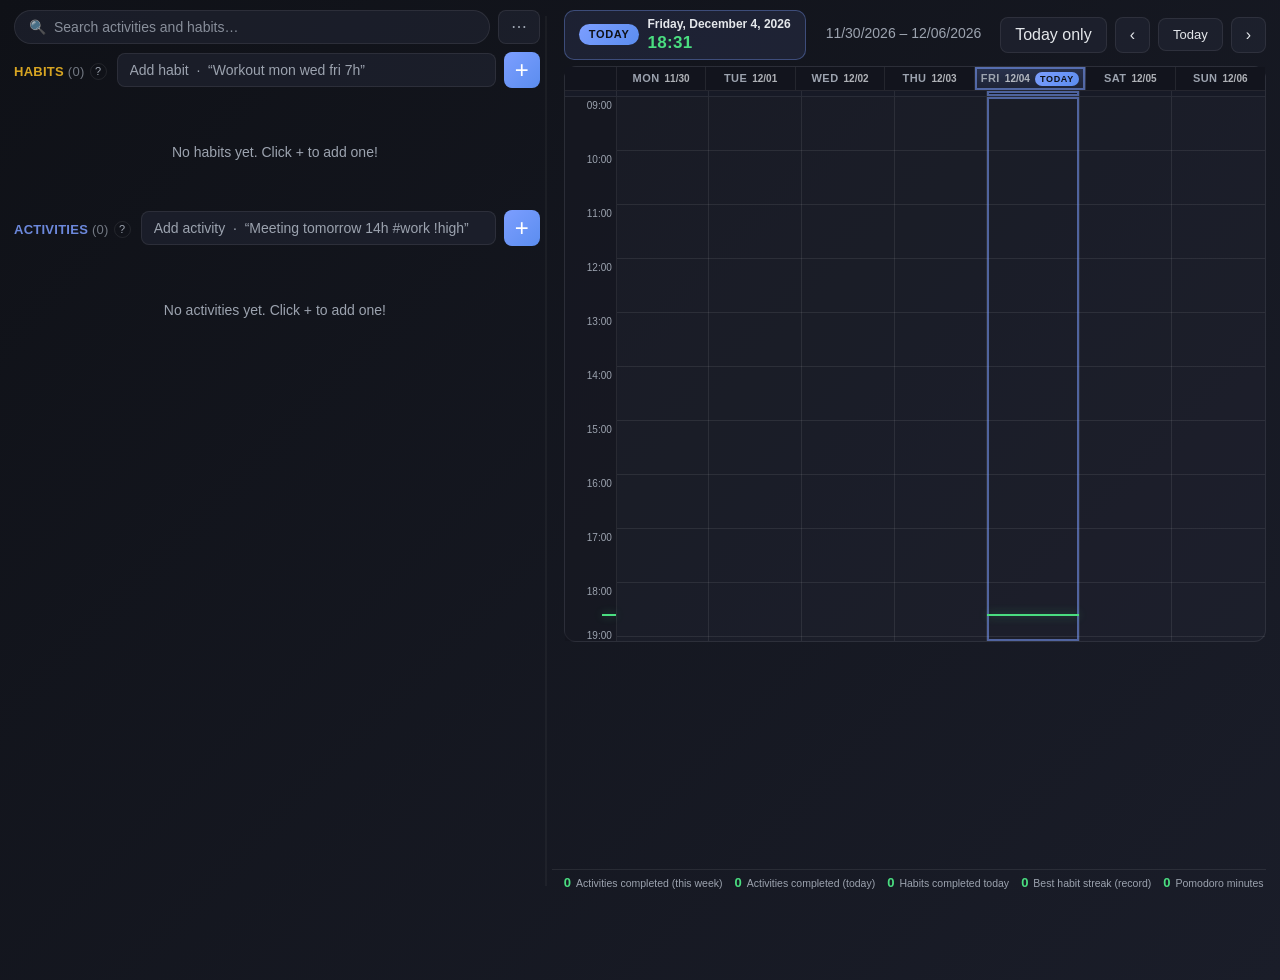
<file: index.html>
<!DOCTYPE html>
<!-- redeploy: 2026-07-04 -->
<html lang="pt-BR">
<head>
    <meta charset="UTF-8">
    <meta name="viewport" content="width=device-width, initial-scale=1.0">
    <title>Habitus | Rotina e Atividades</title>
    <link rel="icon" type="image/svg+xml" href="favicon.svg">
    <link rel="stylesheet" href="styles.css">
</head>
<body>
    <input type="file" id="import-file" accept=".json" style="display: none;">

    <div class="container">
        <div class="app-bar" id="app-bar">
            <div class="header-search" role="search">
                <label class="header-search-inner" for="global-search-input">
                    <span class="header-search-icon" aria-hidden="true">🔍</span>
                    <input
                        type="search"
                        id="global-search-input"
                        class="header-search-input"
                        data-i18n-placeholder="globalSearchPlaceholder"
                        data-i18n-aria-label="globalSearchAriaLabel"
                        autocomplete="off"
                        spellcheck="false"
                    />
                </label>
            </div>
            <div class="header-menu" id="header-menu">
                <button type="button" class="header-menu-btn" id="header-menu-btn" aria-haspopup="true" aria-expanded="false" data-i18n-aria-label="menuMore" title="Mais opções">⋯</button>
                <div class="header-menu-panel" id="header-menu-panel" hidden>
                    <div class="header-menu-group">
                        <span class="header-menu-label" data-i18n="layoutLabel">Ecrã</span>
                        <div class="header-menu-choices">
                            <button type="button" class="header-menu-choice" id="focus-layout-btn" aria-pressed="false"></button>
                        </div>
                    </div>
                    <div class="header-menu-group">
                        <span class="header-menu-label" data-i18n="filtersLabel">Filtros</span>
                        <div class="tasks-date-filter-row" id="tasks-date-filter-row">
                            <button type="button" class="tasks-date-filter-btn is-active" data-filter="all" id="tasks-date-filter-all"></button>
                            <button type="button" class="tasks-date-filter-btn" data-filter="today" id="tasks-date-filter-today"></button>
                            <button type="button" class="tasks-date-filter-btn is-overdue" data-filter="overdue" id="tasks-date-filter-overdue"></button>
                            <button type="button" class="tasks-date-filter-btn" data-filter="no_date" id="tasks-date-filter-no-date"></button>
                            <button type="button" class="tasks-date-filter-btn" data-filter="future" id="tasks-date-filter-future"></button>
                        </div>
                        <div class="menu-tag-block" id="tasks-tag-block">
                            <span class="header-menu-sublabel" id="tasks-tag-label"></span>
                            <div class="tag-filters" id="tasks-tag-filters"></div>
                        </div>
                        <div class="menu-tag-block" id="dailies-tag-block">
                            <span class="header-menu-sublabel" id="dailies-tag-label"></span>
                            <div class="tag-filters" id="dailies-tag-filters"></div>
                        </div>
                    </div>
                    <div class="header-menu-group">
                        <span class="header-menu-label" data-i18n="viewLabel">Ver</span>
                        <div class="header-menu-choices">
                            <button type="button" class="header-menu-choice" id="menu-toggle-completed" aria-pressed="false"></button>
                            <button type="button" class="header-menu-choice" id="menu-toggle-scheduled" aria-pressed="false"></button>
                        </div>
                        <button type="button" class="header-menu-danger" id="menu-delete-completed"></button>
                    </div>
                    <div class="header-menu-group">
                        <span class="header-menu-label" data-i18n="languageLabel">Idioma</span>
                        <select id="language-selector" class="language-selector">
                            <option value="en">English</option>
                            <option value="es">Español</option>
                            <option value="zh">中文</option>
                            <option value="ja">日本語</option>
                            <option value="de">Deutsch</option>
                            <option value="it">Italiano</option>
                            <option value="pt_BR">Português BR</option>
                            <option value="pt">Português PT</option>
                            <option value="fr">Français</option>
                        </select>
                    </div>
                    <div class="header-menu-group">
                        <span class="header-menu-label" data-i18n="helpLabel">Ajuda</span>
                        <button type="button" class="header-menu-choice help-toggle" id="help-quickadd-btn" aria-expanded="false" aria-controls="help-quickadd"></button>
                        <div class="help-block" id="help-quickadd" hidden>
                            <p class="help-intro" data-i18n="helpQuickAddIntro"></p>
                            <pre class="help-example" data-i18n="helpQuickAddTasks"></pre>
                            <pre class="help-example" data-i18n="helpQuickAddDailies"></pre>
                            <pre class="help-tokens" data-i18n="helpQuickAddTokens"></pre>
                        </div>
                    </div>
                    <div class="header-menu-group">
                        <a class="header-menu-choice help-toggle" id="about-link" href="about.html" target="_blank" rel="noopener"></a>
                    </div>
                    <div class="header-menu-group header-menu-actions">
                        <button type="button" class="reminders-toggle-btn" id="reminders-toggle-btn" aria-pressed="false">🔕</button>
                        <button class="export-btn" id="export-btn" title="Exportar">📋</button>
                        <button class="import-btn" id="import-btn" title="Importar">📥</button>
                    </div>
                </div>
            </div>
        </div>

        <nav class="mobile-view-tabs" id="mobile-view-tabs" role="tablist" hidden aria-label="">
            <button type="button" class="mobile-view-tab" role="tab" id="mobile-tab-dailies" data-mobile-tab="0" aria-selected="true"></button>
            <button type="button" class="mobile-view-tab" role="tab" id="mobile-tab-tasks" data-mobile-tab="1" aria-selected="false"></button>
            <button type="button" class="mobile-view-tab" role="tab" id="mobile-tab-calendar" data-mobile-tab="2" aria-selected="false"></button>
        </nav>
        <div class="tasks-container main-view-scroll-anchor" id="main-lists-view">
            <!-- Dailies Column -->
            <div class="tasks-column" id="mobile-panel-dailies">
                <div class="column-topline">
                    <div class="column-header">
                        <h2 id="dailies-title">Dailies <span class="count" id="dailies-count">(0)</span></h2>
                        <button type="button" class="hint-btn" id="dailies-hint-btn" aria-expanded="false" aria-controls="dailies-hint">?</button>
                    </div>
                    <div class="add-input-row">
                        <input type="text" class="add-input" id="add-daily-input" data-i18n-placeholder="addDaily" placeholder="Adicionar hábito">
                        <button class="add-btn" id="add-daily-btn">+</button>
                    </div>
                </div>
                <div class="hint-popover" id="dailies-hint" hidden>
                    <strong class="hint-title" data-i18n="hintDailiesTitle"></strong>
                    <p class="hint-body" data-i18n="hintDailiesBody"></p>
                </div>
                <div class="tasks-list" id="dailies-list"></div>
                <div class="completed-section" id="dailies-completed-section" style="display: none;">
                    <div class="completed-list" id="dailies-completed-list"></div>
                </div>
                <div class="scheduled-section" id="dailies-scheduled-section" style="display: none;">
                    <div class="scheduled-list" id="dailies-scheduled-list"></div>
                </div>
            </div>

            <!-- Tasks Column -->
            <div class="tasks-column" id="mobile-panel-tasks">
                <div class="column-topline">
                    <div class="column-header">
                        <h2 id="tasks-title">Tasks <span class="count" id="tasks-count">(0)</span></h2>
                        <button type="button" class="hint-btn" id="tasks-hint-btn" aria-expanded="false" aria-controls="tasks-hint">?</button>
                    </div>
                    <div class="add-input-row">
                        <input type="text" class="add-input" id="add-task-input" data-i18n-placeholder="addTask" placeholder="Adicionar atividade">
                        <button class="add-btn" id="add-task-btn">+</button>
                    </div>
                </div>
                <div class="hint-popover" id="tasks-hint" hidden>
                    <strong class="hint-title" data-i18n="hintTasksTitle"></strong>
                    <p class="hint-body" data-i18n="hintTasksBody"></p>
                </div>
                <div class="tasks-list" id="tasks-list"></div>
                <div class="completed-section" id="tasks-completed-section" style="display: none;">
                    <div class="completed-list" id="tasks-completed-list"></div>
                </div>
            </div>
        </div>

        <div class="workspace-divider" id="workspace-divider" role="separator" aria-orientation="vertical" tabindex="0"></div>

        <section class="week-calendar-section main-view-scroll-anchor" id="week-calendar-section" aria-label="Calendar">
            <div class="week-calendar-toolbar">
                <div class="week-calendar-toolbar-left">
                    <div class="header-datetime" id="header-datetime">
                        <span class="header-today-pill" id="header-today-pill" data-i18n="weekCalendarToday">Hoje</span>
                        <div class="header-datetime-text">
                            <span class="header-today-date" id="header-today-date" aria-live="polite"></span>
                            <time class="header-today-clock" id="header-today-clock" datetime="" aria-live="polite"></time>
                        </div>
                    </div>
                    <span class="week-calendar-range" id="week-calendar-range"></span>
                </div>
                <div class="week-calendar-nav">
                    <button type="button" class="week-cal-nav-btn week-cal-view-toggle" id="week-cal-view-toggle" aria-pressed="false">Só hoje</button>
                    <button type="button" class="week-cal-nav-btn" id="week-cal-prev" aria-label="Previous week">‹</button>
                    <button type="button" class="week-cal-nav-btn week-cal-today-btn" id="week-cal-today" data-i18n="weekCalendarToday">Hoje</button>
                    <button type="button" class="week-cal-nav-btn" id="week-cal-next" aria-label="Next week">›</button>
                </div>
            </div>
            <div class="week-calendar-scroll" id="week-calendar-root"></div>
        </section>

        <section class="stats-section main-view-scroll-anchor" id="stats-section" aria-labelledby="stats-section-title">
            <h2 class="stats-section-title" id="stats-section-title" data-i18n="statsSectionTitle">Statistics</h2>
            <p class="stats-section-subtitle" id="stats-section-subtitle"></p>
            <div class="stats-grid" id="stats-grid"></div>
        </section>
    </div>

    <div class="footer">
        <p class="motivational-message" id="motivational-message">✨ Você consegue! ✨</p>
    </div>

    <!-- Pomodoro Timer Modal -->
    <div class="modal-overlay" id="pomodoro-modal" style="display: none;">
        <div class="modal-content">
            <div class="modal-header">
                <h3 id="pomodoro-task-title">Pomodoro Timer</h3>
                <button class="close-btn" id="close-pomodoro">×</button>
            </div>
            <div class="timer-display">
                <input type="text" id="timer-time" value="15:00" class="timer-time-input">
            </div>
            <div class="timer-progress">
                <div class="progress-bar" id="timer-progress-bar"></div>
            </div>
            <div class="timer-controls">
                <button class="timer-btn" id="timer-start">Iniciar</button>
                <button class="timer-btn" id="timer-pause" style="display: none;">Pausar</button>
                <button class="timer-btn" id="timer-resume" style="display: none;">Continuar</button>
                <button class="timer-btn" id="timer-reset">Reiniciar</button>
            </div>
            <div class="timer-settings">
                <label>
                    <span id="timer-duration-label">Duração (minutos):</span>
                    <input type="number" id="timer-duration" min="1" max="60" value="15">
                </label>
            </div>
        </div>
    </div>

    <!-- Task/Daily Modal -->
    <div class="modal-overlay" id="task-modal" style="display: none;">
        <div class="modal-content task-modal-content">
            <div class="modal-header">
                <h3 id="task-modal-title">Nova Task</h3>
                <button class="close-btn" id="close-task-modal">×</button>
            </div>
            <div class="modal-body">
                <div class="form-group">
                    <label id="task-title-label">Título *</label>
                    <input type="text" id="task-title-input" placeholder="Título da task" required>
                </div>
                <div class="form-group">
                    <label id="task-status-label">Status</label>
                    <select id="task-status-select">
                        <option value="pending">Pendente</option>
                        <option value="in_progress">Em Progresso</option>
                        <option value="done">Concluída</option>
                    </select>
                </div>
                <div class="form-group" id="task-priority-group">
                    <label id="task-priority-label">Prioridade</label>
                    <select id="task-priority-select">
                        <option value="">Nenhuma</option>
                        <option value="low">Baixa</option>
                        <option value="medium">Média</option>
                        <option value="high">Alta</option>
                    </select>
                </div>
                <div class="form-group" id="task-due-date-group">
                    <label id="task-due-date-label">Data de Vencimento</label>
                    <input type="date" id="task-due-date-input">
                </div>
                <div class="form-group" id="task-due-time-group">
                    <label id="task-due-time-label">Hora</label>
                    <input type="time" id="task-due-time-input" step="60">
                </div>
                <div class="form-group" id="task-duration-group">
                    <label id="task-duration-label" for="task-duration-input">Tempo no calendário (min)</label>
                    <input type="number" id="task-duration-input" min="15" max="480" step="15" value="30">
                </div>
                <div class="form-group" id="task-days-of-week-group" style="display: none;">
                    <label id="task-days-label">Dias da Semana</label>
                    <div class="days-checkboxes">
                        <label><input type="checkbox" value="monday" class="day-checkbox"> Seg</label>
                        <label><input type="checkbox" value="tuesday" class="day-checkbox"> Ter</label>
                        <label><input type="checkbox" value="wednesday" class="day-checkbox"> Qua</label>
                        <label><input type="checkbox" value="thursday" class="day-checkbox"> Qui</label>
                        <label><input type="checkbox" value="friday" class="day-checkbox"> Sex</label>
                        <label><input type="checkbox" value="saturday" class="day-checkbox"> Sáb</label>
                        <label><input type="checkbox" value="sunday" class="day-checkbox"> Dom</label>
                    </div>
                </div>
                <div class="form-group">
                    <label id="task-tags-label">Tags (separadas por vírgula)</label>
                    <input type="text" id="task-tags-input" placeholder="tag1, tag2, tag3">
                </div>
                <div class="form-group" id="task-subtasks-group">
                    <label id="task-subtasks-label">Subtasks</label>
                    <div id="subtasks-list"></div>
                    <button type="button" class="add-subtask-btn" id="add-subtask-btn">+ Adicionar Subtask</button>
                </div>
            </div>
            <div class="modal-footer">
                <button class="btn-secondary" id="cancel-task-btn">Cancelar</button>
                <button class="btn-secondary" id="delete-task-btn" style="display: none;">Deletar</button>
                <button class="btn-primary" id="save-task-btn">Salvar</button>
            </div>
        </div>
    </div>

    <!-- Toast Notification -->
    <div class="toast" id="toast"></div>
    <div class="action-toast-stack" id="action-toast-stack" aria-live="polite" aria-relevant="additions"></div>

    <!-- Core Modules -->
    <script src="i18n.js"></script>
    <script src="js/data.js"></script>
    <script src="js/utils.js"></script>
    
    <!-- Feature Modules -->
    <script src="js/tasks.js"></script>
    <script src="js/subtasks.js"></script>
    <script src="js/filters.js"></script>
    <script src="js/drag-drop.js"></script>
    <script src="js/pomodoro.js"></script>
    <script src="js/export-import.js"></script>
    <script src="js/reminders.js"></script>
    <script src="js/stats.js"></script>
    
    <!-- UI Modules -->
    <script src="js/inline-edit.js"></script>
    <script src="js/keyboard-nav.js"></script>
    <script src="js/mobile-views.js"></script>
    <script src="js/week-calendar.js"></script>
    <script src="js/render.js"></script>
    <script src="js/modal.js"></script>

    <!-- Main App -->
    <script src="app.js"></script>
</body>
</html>
</file>
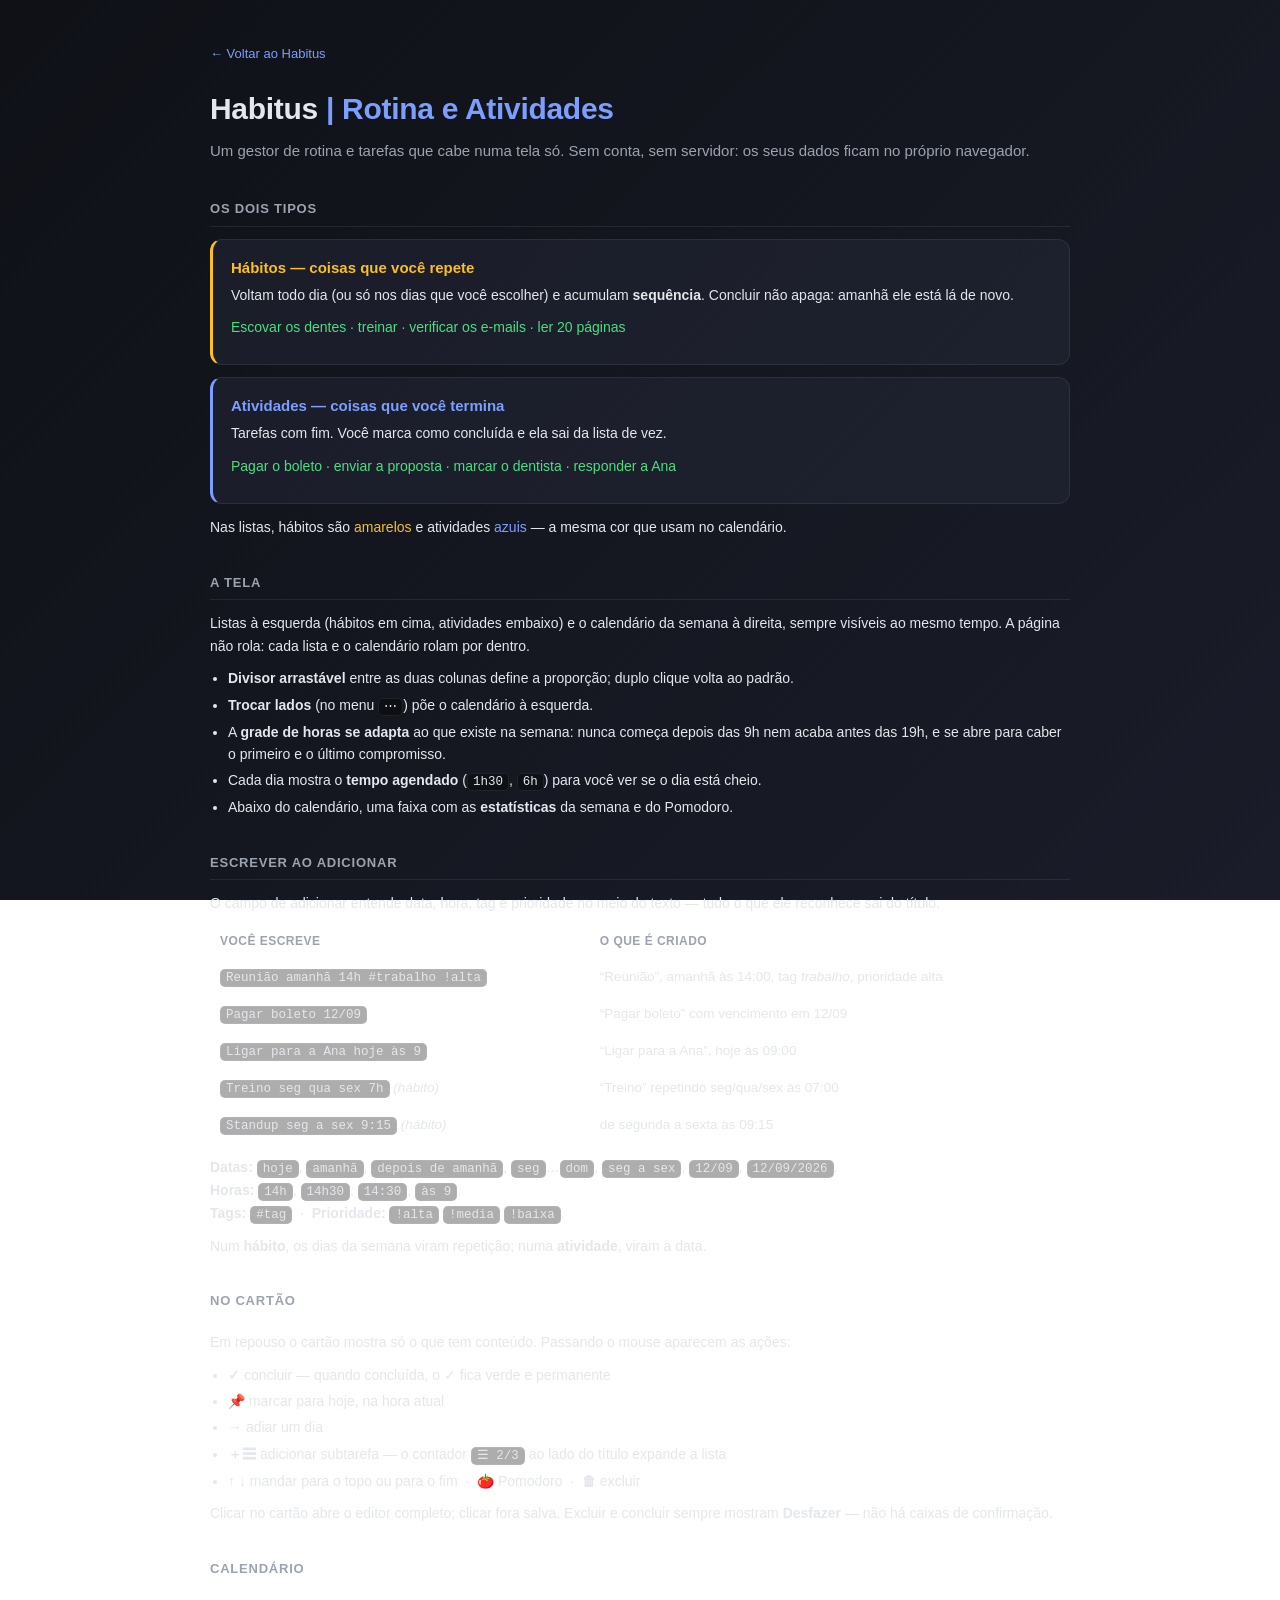
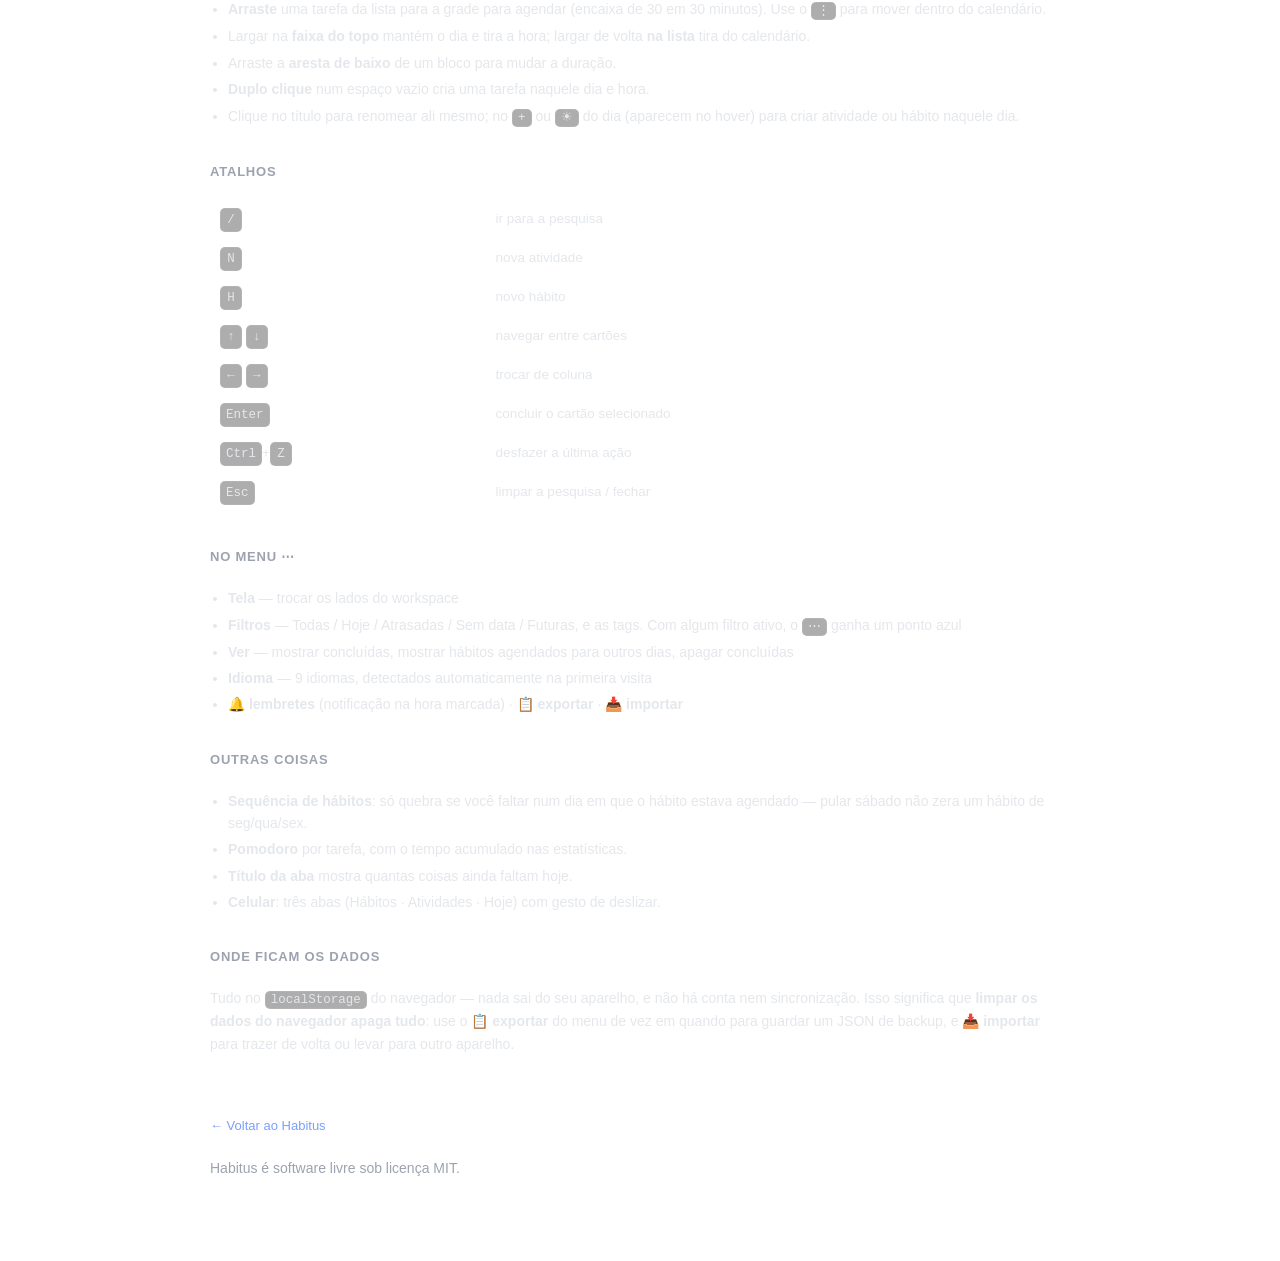
<file: about.html>
<!DOCTYPE html>
<html lang="pt-BR">
<head>
<meta charset="UTF-8">
<meta name="viewport" content="width=device-width, initial-scale=1.0">
<title>Sobre o Habitus</title>
<link rel="icon" type="image/svg+xml" href="favicon.svg">
<style>
    :root {
        --bg: linear-gradient(135deg, #0f1117 0%, #1a1d29 100%);
        --card: rgba(37, 41, 56, 0.5);
        --border: rgba(255, 255, 255, 0.08);
        --text: #e4e7eb;
        --muted: #9ca3af;
        --blue: #7c9eff;
        --yellow: #fbbf24;
        --green: #4ade80;
    }
    * { margin: 0; padding: 0; box-sizing: border-box; }
    body {
        font-family: -apple-system, BlinkMacSystemFont, 'Segoe UI', Roboto, 'Helvetica Neue', Arial, sans-serif;
        background: var(--bg);
        background-attachment: fixed;
        color: var(--text);
        line-height: 1.6;
        padding: 40px 20px 80px;
    }
    .wrap { max-width: 860px; margin: 0 auto; }
    header { margin-bottom: 36px; }
    .back {
        display: inline-block;
        margin-bottom: 20px;
        color: var(--blue);
        text-decoration: none;
        font-size: 13px;
    }
    .back:hover { text-decoration: underline; }
    h1 { font-size: 30px; font-weight: 700; letter-spacing: -0.01em; }
    h1 span { color: var(--blue); }
    .sub { color: var(--muted); font-size: 15px; margin-top: 6px; }
    h2 {
        font-size: 13px;
        text-transform: uppercase;
        letter-spacing: 0.06em;
        color: var(--muted);
        margin: 34px 0 12px;
        padding-bottom: 6px;
        border-bottom: 1px solid var(--border);
    }
    h3 { font-size: 15px; margin: 18px 0 4px; }
    p { margin-bottom: 10px; }
    p, li { font-size: 14px; }
    ul { margin: 0 0 10px 18px; }
    li { margin-bottom: 4px; }
    .card {
        background: var(--card);
        border: 1px solid var(--border);
        border-radius: 12px;
        padding: 16px 18px;
        margin-bottom: 12px;
    }
    .card.habit { border-left: 3px solid var(--yellow); }
    .card.task { border-left: 3px solid var(--blue); }
    .card h3 { margin-top: 0; }
    .card.habit h3 { color: var(--yellow); }
    .card.task h3 { color: var(--blue); }
    code, kbd {
        font-family: ui-monospace, SFMono-Regular, Menlo, monospace;
        font-size: 12.5px;
        background: rgba(0, 0, 0, 0.32);
        border: 1px solid var(--border);
        border-radius: 5px;
        padding: 1px 5px;
    }
    kbd { min-width: 22px; display: inline-block; text-align: center; }
    table { width: 100%; border-collapse: collapse; margin-bottom: 12px; }
    th, td {
        text-align: left;
        padding: 7px 10px;
        border-bottom: 1px solid var(--border);
        font-size: 13.5px;
        vertical-align: top;
    }
    th { color: var(--muted); font-weight: 600; font-size: 12px; text-transform: uppercase; letter-spacing: 0.04em; }
    td:first-child { white-space: nowrap; }
    .ex { color: var(--green); }
    footer {
        margin-top: 44px;
        padding-top: 16px;
        border-top: 1px solid var(--border);
        color: var(--muted);
        font-size: 12.5px;
    }
    footer a { color: var(--blue); }
</style>
</head>
<body>
<div class="wrap">
    <header>
        <a class="back" href="index.html">← Voltar ao Habitus</a>
        <h1>Habitus <span>| Rotina e Atividades</span></h1>
        <p class="sub">Um gestor de rotina e tarefas que cabe numa tela só. Sem conta, sem servidor: os seus dados ficam no próprio navegador.</p>
    </header>

    <h2>Os dois tipos</h2>

    <div class="card habit">
        <h3>Hábitos — coisas que você repete</h3>
        <p>Voltam todo dia (ou só nos dias que você escolher) e acumulam <strong>sequência</strong>. Concluir não apaga: amanhã ele está lá de novo.</p>
        <p class="ex">Escovar os dentes · treinar · verificar os e-mails · ler 20 páginas</p>
    </div>

    <div class="card task">
        <h3>Atividades — coisas que você termina</h3>
        <p>Tarefas com fim. Você marca como concluída e ela sai da lista de vez.</p>
        <p class="ex">Pagar o boleto · enviar a proposta · marcar o dentista · responder a Ana</p>
    </div>

    <p>Nas listas, hábitos são <span style="color:var(--yellow)">amarelos</span> e atividades <span style="color:var(--blue)">azuis</span> — a mesma cor que usam no calendário.</p>

    <h2>A tela</h2>
    <p>Listas à esquerda (hábitos em cima, atividades embaixo) e o calendário da semana à direita, sempre visíveis ao mesmo tempo. A página não rola: cada lista e o calendário rolam por dentro.</p>
    <ul>
        <li><strong>Divisor arrastável</strong> entre as duas colunas define a proporção; duplo clique volta ao padrão.</li>
        <li><strong>Trocar lados</strong> (no menu <code>⋯</code>) põe o calendário à esquerda.</li>
        <li>A <strong>grade de horas se adapta</strong> ao que existe na semana: nunca começa depois das 9h nem acaba antes das 19h, e se abre para caber o primeiro e o último compromisso.</li>
        <li>Cada dia mostra o <strong>tempo agendado</strong> (<code>1h30</code>, <code>6h</code>) para você ver se o dia está cheio.</li>
        <li>Abaixo do calendário, uma faixa com as <strong>estatísticas</strong> da semana e do Pomodoro.</li>
    </ul>

    <h2>Escrever ao adicionar</h2>
    <p>O campo de adicionar entende data, hora, tag e prioridade no meio do texto — tudo o que ele reconhece sai do título.</p>
    <table>
        <tr><th>Você escreve</th><th>O que é criado</th></tr>
        <tr><td><code>Reunião amanhã 14h #trabalho !alta</code></td><td>“Reunião”, amanhã às 14:00, tag <em>trabalho</em>, prioridade alta</td></tr>
        <tr><td><code>Pagar boleto 12/09</code></td><td>“Pagar boleto” com vencimento em 12/09</td></tr>
        <tr><td><code>Ligar para a Ana hoje às 9</code></td><td>“Ligar para a Ana”, hoje às 09:00</td></tr>
        <tr><td><code>Treino seg qua sex 7h</code> <em>(hábito)</em></td><td>“Treino” repetindo seg/qua/sex às 07:00</td></tr>
        <tr><td><code>Standup seg a sex 9:15</code> <em>(hábito)</em></td><td>de segunda a sexta às 09:15</td></tr>
    </table>
    <p><strong>Datas:</strong> <code>hoje</code>, <code>amanhã</code>, <code>depois de amanhã</code>, <code>seg</code>…<code>dom</code>, <code>seg a sex</code>, <code>12/09</code>, <code>12/09/2026</code>.<br>
       <strong>Horas:</strong> <code>14h</code>, <code>14h30</code>, <code>14:30</code>, <code>às 9</code>.<br>
       <strong>Tags:</strong> <code>#tag</code> &nbsp;·&nbsp; <strong>Prioridade:</strong> <code>!alta</code> <code>!media</code> <code>!baixa</code>.</p>
    <p>Num <strong>hábito</strong>, os dias da semana viram repetição; numa <strong>atividade</strong>, viram a data.</p>

    <h2>No cartão</h2>
    <p>Em repouso o cartão mostra só o que tem conteúdo. Passando o mouse aparecem as ações:</p>
    <ul>
        <li><strong>✓</strong> concluir — quando concluída, o ✓ fica verde e permanente</li>
        <li><strong>📌</strong> marcar para hoje, na hora atual</li>
        <li><strong>→</strong> adiar um dia</li>
        <li><strong>＋☰</strong> adicionar subtarefa — o contador <code>☰ 2/3</code> ao lado do título expande a lista</li>
        <li><strong>↑ ↓</strong> mandar para o topo ou para o fim &nbsp;·&nbsp; <strong>🍅</strong> Pomodoro &nbsp;·&nbsp; <strong>🗑</strong> excluir</li>
    </ul>
    <p>Clicar no cartão abre o editor completo; clicar fora salva. Excluir e concluir sempre mostram <strong>Desfazer</strong> — não há caixas de confirmação.</p>

    <h2>Calendário</h2>
    <ul>
        <li><strong>Arraste</strong> uma tarefa da lista para a grade para agendar (encaixa de 30 em 30 minutos). Use o <code>⋮</code> para mover dentro do calendário.</li>
        <li>Largar na <strong>faixa do topo</strong> mantém o dia e tira a hora; largar de volta <strong>na lista</strong> tira do calendário.</li>
        <li>Arraste a <strong>aresta de baixo</strong> de um bloco para mudar a duração.</li>
        <li><strong>Duplo clique</strong> num espaço vazio cria uma tarefa naquele dia e hora.</li>
        <li>Clique no título para renomear ali mesmo; no <code>+</code> ou <code>☀</code> do dia (aparecem no hover) para criar atividade ou hábito naquele dia.</li>
    </ul>

    <h2>Atalhos</h2>
    <table>
        <tr><td><kbd>/</kbd></td><td>ir para a pesquisa</td></tr>
        <tr><td><kbd>N</kbd></td><td>nova atividade</td></tr>
        <tr><td><kbd>H</kbd></td><td>novo hábito</td></tr>
        <tr><td><kbd>↑</kbd> <kbd>↓</kbd></td><td>navegar entre cartões</td></tr>
        <tr><td><kbd>←</kbd> <kbd>→</kbd></td><td>trocar de coluna</td></tr>
        <tr><td><kbd>Enter</kbd></td><td>concluir o cartão selecionado</td></tr>
        <tr><td><kbd>Ctrl</kbd>+<kbd>Z</kbd></td><td>desfazer a última ação</td></tr>
        <tr><td><kbd>Esc</kbd></td><td>limpar a pesquisa / fechar</td></tr>
    </table>

    <h2>No menu ⋯</h2>
    <ul>
        <li><strong>Tela</strong> — trocar os lados do workspace</li>
        <li><strong>Filtros</strong> — Todas / Hoje / Atrasadas / Sem data / Futuras, e as tags. Com algum filtro ativo, o <code>⋯</code> ganha um ponto azul</li>
        <li><strong>Ver</strong> — mostrar concluídas, mostrar hábitos agendados para outros dias, apagar concluídas</li>
        <li><strong>Idioma</strong> — 9 idiomas, detectados automaticamente na primeira visita</li>
        <li><strong>🔔 lembretes</strong> (notificação na hora marcada) · <strong>📋 exportar</strong> · <strong>📥 importar</strong></li>
    </ul>

    <h2>Outras coisas</h2>
    <ul>
        <li><strong>Sequência de hábitos</strong>: só quebra se você faltar num dia em que o hábito estava agendado — pular sábado não zera um hábito de seg/qua/sex.</li>
        <li><strong>Pomodoro</strong> por tarefa, com o tempo acumulado nas estatísticas.</li>
        <li><strong>Título da aba</strong> mostra quantas coisas ainda faltam hoje.</li>
        <li><strong>Celular</strong>: três abas (Hábitos · Atividades · Hoje) com gesto de deslizar.</li>
    </ul>

    <h2>Onde ficam os dados</h2>
    <p>Tudo no <code>localStorage</code> do navegador — nada sai do seu aparelho, e não há conta nem sincronização. Isso significa que <strong>limpar os dados do navegador apaga tudo</strong>: use o <strong>📋 exportar</strong> do menu de vez em quando para guardar um JSON de backup, e <strong>📥 importar</strong> para trazer de volta ou levar para outro aparelho.</p>

    <footer>
        <a class="back" href="index.html">← Voltar ao Habitus</a>
        <p>Habitus é software livre sob licença MIT.</p>
    </footer>
</div>
</body>
</html>
</file>
<file: styles.css>
/* Habitus Task Manager - Dark Theme Styles */

* {
    margin: 0;
    padding: 0;
    box-sizing: border-box;
}

:root {
    --bg-primary: linear-gradient(135deg, #0f1117 0%, #1a1d29 100%);
    --bg-card: rgba(37, 41, 56, 0.5);
    --bg-card-hover: rgba(37, 41, 56, 0.7);
    --border-color: rgba(255, 255, 255, 0.08);
    --border-hover: rgba(255, 255, 255, 0.15);
    --text-primary: #e4e7eb;
    --text-secondary: #9ca3af;
    --blue-primary: #7c9eff;
    --blue-secondary: #5b8def;
    --blue-gradient: linear-gradient(135deg, #7c9eff 0%, #5b8def 100%);
    --blue-hover: rgba(124, 158, 255, 0.2);
    --error: #ef4444;
    --success: #4ade80;
    --success-light: #86efac;
    --streak: #fbbf24;
    --tag-bg: rgba(124, 158, 255, 0.15);
    --tag-border: rgba(124, 158, 255, 0.3);
    --tag-selected-bg: linear-gradient(135deg, #7c9eff 0%, #5b8def 100%);
    --modal-overlay: rgba(0, 0, 0, 0.7);
    --modal-bg: rgba(30, 33, 50, 0.95);
}

body {
    font-family: -apple-system, BlinkMacSystemFont, 'Segoe UI', Roboto, 'Helvetica Neue', Arial, sans-serif;
    background: var(--bg-primary);
    color: var(--text-primary);
    min-height: 100vh;
    padding-bottom: 80px;
    position: relative;
}

/* Header */
.header-search {
    width: 100%;
}

.header-search-inner {
    display: flex;
    align-items: center;
    gap: 8px;
    width: 100%;
    padding: 8px 12px 8px 14px;
    border-radius: 999px;
    background: var(--bg-card);
    border: 1px solid var(--border-color);
    transition: border-color 0.2s ease, box-shadow 0.2s ease;
}

.header-search-inner:focus-within {
    border-color: var(--blue-primary);
    box-shadow: 0 0 0 2px rgba(124, 158, 255, 0.2);
}

.header-search-icon {
    flex-shrink: 0;
    font-size: 14px;
    line-height: 1;
    opacity: 0.75;
}

.header-search-input {
    flex: 1;
    min-width: 0;
    border: none;
    background: transparent;
    color: var(--text-primary);
    font-size: 14px;
    outline: none;
}

.header-search-input::placeholder {
    color: var(--text-secondary);
    opacity: 0.85;
}

.header-datetime {
    display: flex;
    align-items: center;
    gap: 10px 14px;
    padding: 6px 14px;
    border-radius: 10px;
    background: rgba(124, 158, 255, 0.1);
    border: 1px solid rgba(124, 158, 255, 0.35);
    min-width: 0;
}

.header-datetime .header-today-pill {
    flex-shrink: 0;
    font-size: 11px;
    font-weight: 700;
    text-transform: uppercase;
    letter-spacing: 0.06em;
    padding: 5px 10px;
    border-radius: 999px;
    background: var(--blue-gradient);
    color: #0f1117;
    line-height: 1;
}

.header-datetime-text {
    display: flex;
    flex-direction: column;
    gap: 2px;
    min-width: 0;
}

.header-today-date {
    font-size: 12px;
    font-weight: 600;
    color: var(--text-primary);
    line-height: 1.25;
}

.header-today-clock {
    font-size: 17px;
    font-weight: 700;
    font-variant-numeric: tabular-nums;
    color: var(--success);
    line-height: 1.1;
    letter-spacing: 0.02em;
}

.language-selector {
    background: var(--bg-card);
    border: 1px solid var(--border-color);
    border-radius: 8px;
    padding: 8px 12px;
    color: var(--text-primary);
    font-size: 14px;
    cursor: pointer;
    transition: all 0.2s ease;
}

.language-selector:hover {
    border-color: var(--border-hover);
    background: var(--bg-card-hover);
}

.export-btn, .import-btn {
    background: var(--bg-card);
    border: 1px solid var(--border-color);
    border-radius: 8px;
    padding: 8px 12px;
    color: var(--text-primary);
    font-size: 18px;
    cursor: pointer;
    transition: all 0.2s ease;
}

.export-btn:hover, .import-btn:hover {
    background: var(--blue-hover);
    border-color: var(--blue-primary);
}

.reminders-toggle-btn {
    background: var(--bg-card);
    border: 1px solid var(--border-color);
    border-radius: 8px;
    padding: 8px 12px;
    font-size: 16px;
    line-height: 1;
    cursor: pointer;
    transition: all 0.2s ease;
}

.reminders-toggle-btn:hover {
    background: var(--blue-hover);
    border-color: var(--blue-primary);
}

.reminders-toggle-btn.is-active {
    border-color: var(--success);
    background: rgba(74, 222, 128, 0.12);
}

/* Container — 95% da largura da viewport (2,5% de margem de cada lado) */
.container {
    width: 95%;
    max-width: none;
    margin: 0 auto;
    padding: 16px 24px 24px;
}

.main-view-scroll-anchor {
    scroll-margin-top: 88px;
}

.tasks-container {
    display: grid;
    grid-template-columns: 1fr 1fr;
    gap: 24px;
    position: relative;
}

.tasks-container::before {
    content: '';
    position: absolute;
    left: 50%;
    top: 0;
    bottom: 0;
    width: 1px;
    background: var(--border-color);
    transform: translateX(-50%);
}

.tasks-column {
    display: flex;
    flex-direction: column;
}

.column-header {
    display: flex;
    align-items: center;
    justify-content: space-between;
    margin-bottom: 16px;
    gap: 12px;
}

.column-header-right {
    display: flex;
    align-items: center;
    justify-content: flex-end;
    gap: 10px;
    flex-wrap: wrap;
}

.column-header h2 {
    font-size: 20px;
    font-weight: 600;
    color: var(--text-primary);
}

.count {
    color: var(--text-secondary);
    font-weight: 400;
}

.add-input-row {
    display: flex;
    align-items: center;
    gap: 8px;
    width: 100%;
    margin-bottom: 12px;
}

.add-input {
    flex: 1;
    min-width: 0;
    background: var(--bg-card);
    border: 1px solid var(--border-color);
    border-radius: 8px;
    padding: 8px 12px;
    color: var(--text-primary);
    font-size: 14px;
    transition: all 0.2s ease;
}

.add-input::placeholder {
    color: var(--text-secondary);
}

.add-input:focus {
    outline: none;
    border-color: var(--blue-primary);
    background: var(--bg-card-hover);
}

.add-btn {
    background: var(--blue-gradient);
    border: none;
    border-radius: 8px;
    width: 36px;
    height: 36px;
    min-width: 36px;
    color: white;
    font-size: 24px;
    font-weight: 300;
    cursor: pointer;
    display: flex;
    align-items: center;
    justify-content: center;
    transition: all 0.2s ease;
}

.add-btn:hover {
    transform: scale(1.1);
    box-shadow: 0 4px 12px rgba(124, 158, 255, 0.4);
}

/* Tag Filters */
.tag-filters {
    display: flex;
    flex-wrap: wrap;
    gap: 8px;
    margin-bottom: 16px;
    min-height: 32px;
}

.tag-filter {
    background: var(--tag-bg);
    border: 1px solid var(--tag-border);
    border-radius: 16px;
    padding: 4px 12px;
    font-size: 12px;
    color: var(--text-primary);
    cursor: pointer;
    transition: all 0.2s ease;
}

.tag-filter:hover {
    background: rgba(124, 158, 255, 0.25);
}

.tag-filter.selected {
    background: var(--tag-selected-bg);
    border-color: transparent;
    color: white;
    font-weight: 500;
}

/* Tasks List */
.tasks-list, .completed-list, .scheduled-list {
    display: flex;
    flex-direction: column;
    gap: 12px;
    min-height: 100px;
}

.task-card {
    --task-card-pad-y: 12px;
    --task-card-pad-x: 14px;
    background: var(--bg-card);
    border: 1px solid var(--border-color);
    border-radius: 12px;
    padding: var(--task-card-pad-y) var(--task-card-pad-x);
    cursor: move;
    transition: all 0.2s ease;
    position: relative;
}

.task-card:hover {
    background: var(--bg-card-hover);
    border-color: var(--border-hover);
}

.task-card.dragging {
    opacity: 0.5;
    transform: scale(0.98);
}

.task-card.keyboard-selected {
    outline: 2px solid #fbbf24;
    outline-offset: 3px;
    box-shadow: 0 0 0 1px rgba(251, 191, 36, 0.5), 0 6px 24px rgba(251, 191, 36, 0.12);
    z-index: 1;
}

.add-input-row.keyboard-selected-add {
    outline: 2px solid #fbbf24;
    outline-offset: 3px;
    border-radius: 12px;
    box-shadow: 0 0 0 1px rgba(251, 191, 36, 0.45), 0 6px 24px rgba(251, 191, 36, 0.1);
}

.task-card.completed {
    opacity: 0.6;
}

.task-card.completed .task-title {
    text-decoration: line-through;
}

/* Ações rápidas (toasts empilháveis) */
.action-toast-stack {
    position: fixed;
    top: 80px;
    right: 24px;
    z-index: 3200;
    display: flex;
    flex-direction: column;
    gap: 8px;
    width: min(420px, calc(100vw - 48px));
    pointer-events: none;
}

.action-toast {
    pointer-events: auto;
    display: flex;
    align-items: center;
    gap: 10px;
    padding: 10px 12px;
    border-radius: 10px;
    border: 1px solid rgba(74, 222, 128, 0.65);
    background: rgba(22, 163, 74, 0.34);
    color: var(--text-primary);
    box-shadow: 0 6px 18px rgba(0, 0, 0, 0.28);
    backdrop-filter: blur(6px);
}

.action-toast-message {
    flex: 1;
    min-width: 0;
    font-size: 13px;
    line-height: 1.25;
    white-space: nowrap;
    overflow: hidden;
    text-overflow: ellipsis;
}

.action-toast-action {
    border: 1px solid rgba(255, 255, 255, 0.18);
    background: rgba(15, 17, 23, 0.55);
    color: var(--text-primary);
    border-radius: 8px;
    padding: 6px 10px;
    font-size: 12px;
    font-weight: 600;
    cursor: pointer;
}

.action-toast-action:hover {
    border-color: rgba(74, 222, 128, 0.8);
    background: rgba(74, 222, 128, 0.14);
}

.task-card.editing-full {
    border-color: var(--blue-primary);
    box-shadow: 0 0 0 2px rgba(124, 158, 255, 0.2);
}

.task-title-input {
    width: 100%;
    background: rgba(0, 0, 0, 0.3);
    border: 1px solid var(--blue-primary);
    border-radius: 6px;
    padding: 6px 10px;
    color: var(--text-primary);
    font-size: 15px;
    font-weight: 500;
    font-family: inherit;
}

.task-title-input:focus {
    outline: none;
    border-color: var(--blue-secondary);
    box-shadow: 0 0 0 2px rgba(124, 158, 255, 0.2);
}

.task-edit-form {
    display: grid;
    grid-template-columns: repeat(4, minmax(0, 1fr));
    gap: 5px 7px;
    padding: 4px 0 0;
}

.edit-span-2 { grid-column: span 2; }
.edit-span-4 { grid-column: 1 / -1; }

.edit-form-row {
    margin-bottom: 0;
    min-width: 0;
}

.edit-form-row label {
    display: block;
    margin-bottom: 2px;
    font-size: 10px;
    font-weight: 600;
    letter-spacing: 0.03em;
    text-transform: uppercase;
    color: var(--text-secondary);
    opacity: 0.75;
}

.edit-form-row input,
.edit-form-row select {
    width: 100%;
    background: rgba(0, 0, 0, 0.3);
    border: 1px solid var(--border-color);
    border-radius: 6px;
    padding: 3px 6px;
    color: var(--text-primary);
    font-size: 12px;
    line-height: 1.35;
    transition: all 0.2s ease;
}

.edit-form-row input:focus,
.edit-form-row select:focus {
    outline: none;
    border-color: var(--blue-primary);
    background: rgba(0, 0, 0, 0.4);
}

.edit-days-checkboxes {
    display: flex;
    flex-wrap: wrap;
    gap: 4px;
    margin-top: 0;
}

/* dias como chips compactos, em vez de sete caixas com rotulo */
.edit-day-chip {
    display: inline-flex;
    align-items: center;
    gap: 3px;
    padding: 2px 6px;
    border: 1px solid var(--border-color);
    border-radius: 999px;
    font-size: 11px;
    line-height: 1.3;
    cursor: pointer;
}

.edit-day-chip input {
    width: 11px;
    height: 11px;
    margin: 0;
    accent-color: var(--blue-primary);
}

.edit-day-chip:has(input:checked) {
    border-color: var(--blue-primary);
    background: var(--blue-hover);
    color: var(--text-primary);
}

.edit-days-checkboxes label {
    display: flex;
    align-items: center;
    gap: 6px;
    cursor: pointer;
    font-weight: 400;
    margin-bottom: 0;
}

.edit-days-checkboxes input[type="checkbox"] {
    width: 16px;
    height: 16px;
    cursor: pointer;
    accent-color: var(--blue-primary);
}

/* Popover de dias da semana no cartão (diárias) */
.inline-days-container {
    display: flex;
    flex-direction: column;
    gap: 8px;
    background: rgba(0, 0, 0, 0.3);
    border: 1px solid var(--blue-primary);
    border-radius: 8px;
    padding: 8px 10px;
    font-size: 11px;
    max-width: 100%;
}

.inline-days-row {
    display: flex;
    flex-wrap: wrap;
    align-items: center;
    gap: 8px 10px;
}

.inline-days-label {
    display: inline-flex;
    align-items: center;
    gap: 4px;
    cursor: pointer;
    user-select: none;
    color: var(--text-primary);
}

.inline-days-checkbox {
    cursor: pointer;
    accent-color: var(--blue-primary);
}

.inline-days-actions {
    display: flex;
    justify-content: flex-end;
    align-items: center;
    gap: 8px;
    padding-top: 4px;
    border-top: 1px solid var(--border-color);
}

.inline-days-ok-btn {
    padding: 5px 14px;
    border-radius: 6px;
    font-size: 12px;
    font-weight: 600;
    cursor: pointer;
    border: 1px solid var(--border-color);
    background: var(--blue-gradient);
    color: #fff;
    transition: opacity 0.15s ease;
}

.inline-days-ok-btn:hover {
    opacity: 0.92;
}

.edit-form-actions {
    display: flex;
    align-items: flex-end;
    justify-content: flex-end;
    gap: 5px;
    margin-top: 0;
    padding-top: 0;
    border-top: none;
}

.edit-save-btn,
.edit-cancel-btn {
    padding: 8px 16px;
    border-radius: 6px;
    font-size: 13px;
    font-weight: 500;
    cursor: pointer;
    transition: all 0.2s ease;
    border: 1px solid var(--border-color);
}

.edit-delete-btn {
    padding: 8px 16px;
    border-radius: 6px;
    font-size: 13px;
    font-weight: 500;
    cursor: pointer;
    transition: all 0.2s ease;
    border: 1px solid var(--border-color);
    background: transparent;
}

.edit-save-btn {
    background: var(--blue-gradient);
    color: white;
    border: none;
}

.edit-save-btn:hover {
    transform: translateY(-1px);
    box-shadow: 0 4px 12px rgba(124, 158, 255, 0.4);
}

.edit-cancel-btn {
    background: transparent;
    color: var(--text-secondary);
}

.edit-cancel-btn:hover {
    background: var(--blue-hover);
    border-color: var(--blue-primary);
    color: var(--text-primary);
}

.task-header {
    display: flex;
    align-items: flex-start;
    gap: 12px;
    margin-bottom: 0;
}

.task-checkbox {
    width: 20px;
    height: 20px;
    margin-top: 2px;
    cursor: pointer;
    accent-color: var(--blue-primary);
}

.task-content {
    flex: 1;
    position: relative;
    padding-right: 6px;
}

.task-title-row {
    display: flex;
    align-items: flex-start;
    gap: 8px;
}

.task-title {
    flex: 1;
    min-width: 0;
    font-size: 15px;
    font-weight: 500;
    color: var(--text-primary);
    margin-bottom: 6px;
    word-break: break-word;
}

.task-info-row {
    display: flex;
    justify-content: space-between;
    align-items: center;
    gap: 12px;
    margin-top: 4px;
    flex-wrap: nowrap;
}

.tasks-date-filter-row {
    display: flex;
    flex-wrap: wrap;
    gap: 8px;
    margin: 0;
    justify-content: flex-end;
}

.tasks-date-filter-btn {
    border: 1px solid var(--border-color);
    background: rgba(15, 17, 23, 0.35);
    color: var(--text-secondary);
    border-radius: 999px;
    padding: 6px 10px;
    font-size: 12px;
    font-weight: 600;
    cursor: pointer;
    transition: all 0.15s ease;
}

.tasks-date-filter-btn:hover {
    border-color: var(--blue-primary);
    background: var(--blue-hover);
    color: var(--text-primary);
}

.tasks-date-filter-btn.is-active {
    border-color: rgba(124, 158, 255, 0.6);
    background: rgba(124, 158, 255, 0.18);
    color: var(--text-primary);
}

@media (max-width: 768px) {
    .task-info-row {
        flex-direction: column;
        align-items: flex-start;
        gap: 8px;
    }
}

.task-info-left {
    display: flex;
    flex-wrap: wrap;
    align-items: center;
    gap: 6px;
    flex: 1;
    min-width: 0;
}

.tags-count:hover {
    color: var(--blue-primary);
    opacity: 0.8;
}

.task-days-of-week {
    font-size: 11px;
    color: var(--text-secondary);
    padding: 2px 8px;
    border-radius: 12px;
    cursor: pointer;
    transition: all 0.2s ease;
    display: inline-block;
}

.task-days-of-week:hover {
    color: var(--blue-primary);
    background: var(--blue-hover);
}

.task-days-of-week.add-days {
    opacity: 0.6;
    font-style: italic;
}

.task-days-of-week.add-days:hover {
    opacity: 1;
    color: var(--blue-primary);
}

.inline-days-container {
    position: relative;
    z-index: 100;
}

.inline-days-container label {
    font-size: 11px;
    color: var(--text-primary);
    margin: 0;
}

.task-title a {
    color: var(--blue-primary);
    text-decoration: none;
}

.task-title a:hover {
    text-decoration: underline;
}

.task-tags-inline {
    display: inline-flex;
    flex-wrap: wrap;
    gap: 4px;
    align-items: center;
}

.task-status-badge.pending {
    background: rgba(156, 163, 175, 0.2);
    color: var(--text-secondary);
}

.task-status-badge.in_progress {
    background: rgba(124, 158, 255, 0.2);
    color: var(--blue-primary);
}

.task-status-badge.done {
    background: rgba(74, 222, 128, 0.2);
    color: var(--success);
}

.task-priority-badge {
    padding: 2px 8px;
    border-radius: 12px;
    font-size: 11px;
    font-weight: 500;
}

.task-priority-badge.low {
    background: rgba(74, 222, 128, 0.2);
    color: var(--success);
}

.task-priority-badge.medium {
    background: rgba(251, 191, 36, 0.2);
    color: var(--streak);
}

.task-priority-badge.high {
    background: rgba(239, 68, 68, 0.2);
    color: var(--error);
}

.task-due-date {
    color: var(--text-secondary);
    cursor: pointer;
    transition: all 0.2s ease;
}

.task-due-date:hover {
    color: var(--blue-primary);
}

.task-due-date.overdue {
    color: var(--error);
}

.task-due-date.add-due-date {
    color: var(--text-secondary);
    opacity: 0.6;
    font-style: italic;
}

.task-due-date.add-due-date:hover {
    opacity: 1;
    color: var(--blue-primary);
}

.task-priority-badge {
    cursor: pointer;
    transition: all 0.2s ease;
}

.task-priority-badge:hover {
    opacity: 0.8;
    transform: scale(1.05);
}

.task-priority-badge.add-priority {
    opacity: 0.6;
    font-style: italic;
}

.task-priority-badge.add-priority:hover {
    opacity: 1;
    color: var(--blue-primary);
}

.task-tags .add-tag {
    opacity: 0.6;
    font-style: italic;
    border-style: dashed;
}

.task-tags .add-tag:hover {
    opacity: 1;
    border-style: solid;
}

.inline-priority-select,
.inline-due-date-input,
.task-tags {
    display: flex;
    flex-wrap: wrap;
    gap: 6px;
    margin-top: 6px;
}

.task-tag {
    background: var(--tag-bg);
    border: 1px solid var(--tag-border);
    border-radius: 12px;
    padding: 2px 6px 2px 8px;
    font-size: 11px;
    color: var(--blue-primary);
    cursor: pointer;
    transition: all 0.2s ease;
    display: inline-flex;
    align-items: center;
    gap: 4px;
    position: relative;
}

.task-tag:hover {
    background: rgba(124, 158, 255, 0.25);
}

.tag-remove {
    cursor: pointer;
    font-size: 14px;
    font-weight: bold;
    opacity: 0.7;
    transition: all 0.2s ease;
    line-height: 1;
    padding: 0 2px;
}

.tag-remove:hover {
    opacity: 1;
    color: var(--error);
    transform: scale(1.2);
}

.task-actions-inline {
    display: flex;
    align-items: center;
    gap: 8px;
    flex-shrink: 0;
}

.task-btn {
    background: transparent;
    border: 1px solid var(--border-color);
    border-radius: 6px;
    padding: 4px 8px;
    color: var(--text-secondary);
    font-size: 12px;
    cursor: pointer;
    transition: all 0.2s ease;
    line-height: 1;
}

.task-btn.edit,
.task-btn.delete,
.task-btn.pomodoro,
.task-btn.task-order-top,
.task-btn.task-order-bottom {
    padding: 4px 8px;
    min-width: 34px;
    height: 28px;
    display: inline-flex;
    align-items: center;
    justify-content: center;
    font-size: 14px;
}

.task-btn:hover {
    background: var(--blue-hover);
    border-color: var(--blue-primary);
    color: var(--text-primary);
}

.task-btn.delete:hover {
    background: rgba(239, 68, 68, 0.2);
    border-color: var(--error);
    color: var(--error);
}

/* Delete destacado, alinhado com os demais botões de ação */
.task-btn.delete {
    border-color: rgba(239, 68, 68, 0.35);
    color: rgba(239, 68, 68, 0.95);
    background: rgba(239, 68, 68, 0.08);
}

.task-btn.delete:hover {
    background: rgba(239, 68, 68, 0.18);
    border-color: rgba(239, 68, 68, 0.7);
    color: var(--error);
}

/* Delete no modal e no editor expandido */
#delete-task-btn,
.edit-delete-btn {
    border-color: rgba(239, 68, 68, 0.35);
    color: rgba(239, 68, 68, 0.95);
}

#delete-task-btn:hover,
.edit-delete-btn:hover {
    background: rgba(239, 68, 68, 0.18);
    border-color: rgba(239, 68, 68, 0.7);
    color: var(--error);
}

/* Daily specific */
/* Pasted images on task cards (Ctrl+V) */
.task-subtasks-wrap {
    margin-top: 2px;
}

.task-add-subtask-btn {
    display: inline-flex;
    align-items: center;
    margin-top: 0;
    padding: 2px 0;
    background: none;
    border: none;
    color: var(--blue-primary);
    font-size: 12px;
    font-weight: 500;
    cursor: pointer;
    text-align: left;
    transition: opacity 0.15s ease;
}

.task-add-subtask-btn:hover {
    opacity: 0.85;
    text-decoration: underline;
}

.inline-subtask-input {
    display: block;
    width: 100%;
    margin-top: 6px;
    box-sizing: border-box;
    background: rgba(0, 0, 0, 0.2);
    border: 1px solid var(--border-color);
    border-radius: 6px;
    padding: 6px 8px;
    color: var(--text-primary);
    font-size: 13px;
}

.inline-subtask-input:focus {
    outline: none;
    border-color: var(--blue-primary);
}

/* Subtasks */
.subtasks-container {
    margin-top: 12px;
    padding-top: 12px;
    border-top: 1px solid var(--border-color);
}

.subtasks-list {
    display: flex;
    flex-direction: column;
    gap: 6px;
    margin-bottom: 8px;
}

.subtask-item {
    display: flex;
    align-items: center;
    gap: 8px;
    padding: 6px 8px;
    background: rgba(0, 0, 0, 0.2);
    border-radius: 6px;
}

.subtask-checkbox {
    width: 16px;
    height: 16px;
    cursor: pointer;
    accent-color: var(--blue-primary);
}

.subtask-title {
    flex: 1;
    font-size: 13px;
    color: var(--text-secondary);
}

.subtask-item.completed .subtask-title {
    text-decoration: line-through;
    opacity: 0.6;
}

.subtask-delete {
    background: transparent;
    border: none;
    color: var(--text-secondary);
    cursor: pointer;
    font-size: 14px;
    padding: 2px 4px;
    transition: all 0.2s ease;
}

.subtask-delete:hover {
    color: var(--error);
}

.subtasks-progress {
    font-size: 11px;
    color: var(--text-secondary);
    margin-bottom: 8px;
}

.add-subtask-input input {
    flex: 1;
    background: rgba(0, 0, 0, 0.2);
    border: 1px solid var(--border-color);
    border-radius: 6px;
    padding: 6px 8px;
    color: var(--text-primary);
    font-size: 13px;
}

.add-subtask-input input:focus {
    outline: none;
    border-color: var(--blue-primary);
}

/* Completed Section */
.completed-section, .scheduled-section {
    margin-top: 24px;
    padding-top: 24px;
    border-top: 1px solid var(--border-color);
}

/* Footer */
.footer {
    padding: 12px 24px;
    text-align: center;
}

.motivational-message {
    font-size: 14px;
    color: var(--text-secondary);
    animation: bounce 2s infinite;
}

@keyframes bounce {
    0%, 100% { transform: translateY(0); }
    50% { transform: translateY(-4px); }
}

/* Modal */
.modal-overlay {
    position: fixed;
    top: 0;
    left: 0;
    right: 0;
    bottom: 0;
    background: var(--modal-overlay);
    backdrop-filter: blur(4px);
    display: flex;
    align-items: center;
    justify-content: center;
    z-index: 2000;
    padding: 24px;
}

.modal-content {
    background: var(--modal-bg);
    backdrop-filter: blur(10px);
    border: 1px solid var(--border-color);
    border-radius: 16px;
    max-width: 500px;
    width: 100%;
    max-height: 90vh;
    overflow-y: auto;
}

.modal-header {
    display: flex;
    justify-content: space-between;
    align-items: center;
    padding: 20px 24px;
    border-bottom: 1px solid var(--border-color);
}

.modal-header h3 {
    font-size: 20px;
    font-weight: 600;
}

.close-btn {
    background: transparent;
    border: none;
    color: var(--text-secondary);
    font-size: 28px;
    cursor: pointer;
    width: 32px;
    height: 32px;
    display: flex;
    align-items: center;
    justify-content: center;
    border-radius: 6px;
    transition: all 0.2s ease;
}

.close-btn:hover {
    background: var(--blue-hover);
    color: var(--text-primary);
}

.modal-body {
    padding: 24px;
}

.modal-footer {
    display: flex;
    justify-content: flex-end;
    gap: 12px;
    padding: 20px 24px;
    border-top: 1px solid var(--border-color);
}

.form-group {
    margin-bottom: 16px;
}

.form-group label {
    display: block;
    margin-bottom: 6px;
    font-size: 13px;
    font-weight: 500;
    color: var(--text-primary);
}

.form-group input[type="text"],
.form-group input[type="date"],
.form-group input[type="number"],
.form-group select {
    width: 100%;
    background: rgba(0, 0, 0, 0.3);
    border: 1px solid var(--border-color);
    border-radius: 8px;
    padding: 10px 12px;
    color: var(--text-primary);
    font-size: 14px;
    transition: all 0.2s ease;
}

.form-group input:focus,
.form-group select:focus {
    outline: none;
    border-color: var(--blue-primary);
    background: rgba(0, 0, 0, 0.4);
}

.days-checkboxes {
    display: flex;
    flex-wrap: wrap;
    gap: 12px;
}

.days-checkboxes label {
    display: flex;
    align-items: center;
    gap: 6px;
    cursor: pointer;
    font-weight: 400;
}

.days-checkboxes input[type="checkbox"] {
    width: 18px;
    height: 18px;
    cursor: pointer;
    accent-color: var(--blue-primary);
}

.btn-primary {
    background: var(--blue-gradient);
    border: none;
    border-radius: 8px;
    padding: 10px 20px;
    color: white;
    font-size: 14px;
    font-weight: 500;
    cursor: pointer;
    transition: all 0.2s ease;
}

.btn-primary:hover {
    transform: translateY(-1px);
    box-shadow: 0 4px 12px rgba(124, 158, 255, 0.4);
}

.btn-secondary {
    background: transparent;
    border: 1px solid var(--border-color);
    border-radius: 8px;
    padding: 10px 20px;
    color: var(--text-secondary);
    font-size: 14px;
    font-weight: 500;
    cursor: pointer;
    transition: all 0.2s ease;
}

.btn-secondary:hover {
    background: var(--blue-hover);
    border-color: var(--blue-primary);
    color: var(--text-primary);
}

.add-subtask-btn {
    background: transparent;
    border: 1px solid var(--border-color);
    border-radius: 6px;
    padding: 6px 12px;
    color: var(--text-secondary);
    font-size: 12px;
    cursor: pointer;
    transition: all 0.2s ease;
    margin-top: 8px;
}

.add-subtask-btn:hover {
    background: var(--blue-hover);
    border-color: var(--blue-primary);
    color: var(--text-primary);
}

/* Pomodoro Timer */
.timer-display {
    text-align: center;
    padding: 40px 24px;
}

.timer-time-input {
    font-family: 'Courier New', monospace;
    font-size: 4.5em;
    font-weight: 700;
    background: transparent;
    border: 2px solid var(--blue-primary);
    border-radius: 8px;
    color: var(--text-primary);
    text-align: center;
    width: 100%;
    padding: 10px;
    transition: all 0.2s ease;
}

.timer-time-input:focus {
    outline: none;
    border-color: var(--blue-secondary);
    box-shadow: 0 0 0 3px rgba(124, 158, 255, 0.2);
}

.timer-time-input.timer-running {
    border-color: var(--blue-primary);
    background: rgba(124, 158, 255, 0.1);
    cursor: not-allowed;
}

.timer-progress {
    height: 6px;
    background: rgba(0, 0, 0, 0.3);
    border-radius: 3px;
    margin: 0 24px 24px;
    overflow: hidden;
}

.progress-bar {
    height: 100%;
    background: var(--blue-gradient);
    width: 0%;
    transition: width 0.3s ease;
}

.timer-controls {
    display: flex;
    justify-content: center;
    gap: 12px;
    padding: 0 24px 24px;
    flex-wrap: wrap;
}

.timer-btn {
    background: var(--bg-card);
    border: 1px solid var(--border-color);
    border-radius: 8px;
    padding: 10px 20px;
    color: var(--text-primary);
    font-size: 14px;
    font-weight: 500;
    cursor: pointer;
    transition: all 0.2s ease;
}

.timer-btn:hover {
    background: var(--blue-hover);
    border-color: var(--blue-primary);
}

.timer-settings {
    padding: 0 24px 24px;
}

.timer-settings label {
    display: flex;
    align-items: center;
    gap: 12px;
    color: var(--text-secondary);
    font-size: 13px;
}

.timer-settings input {
    width: 80px;
    background: rgba(0, 0, 0, 0.3);
    border: 1px solid var(--border-color);
    border-radius: 6px;
    padding: 6px 10px;
    color: var(--text-primary);
    font-size: 14px;
}

/* Toast Notification */
.toast {
    position: fixed;
    top: 80px;
    right: 24px;
    background: var(--bg-card);
    border: 1px solid var(--border-color);
    border-radius: 8px;
    padding: 12px 20px;
    color: var(--text-primary);
    font-size: 14px;
    z-index: 3000;
    transform: translateX(400px);
    transition: transform 0.3s ease;
    box-shadow: 0 4px 12px rgba(0, 0, 0, 0.3);
}

.toast.show {
    transform: translateX(0);
}

.toast.success {
    border-color: var(--success);
    background: rgba(74, 222, 128, 0.1);
}

.toast.error {
    border-color: var(--error);
    background: rgba(239, 68, 68, 0.1);
}

/* Empty State */
.empty-state {
    text-align: center;
    padding: 40px 20px;
    color: var(--text-secondary);
    font-size: 14px;
}

/* All Tasks Complete Message */
.all-tasks-complete h2 {
    font-size: 32px;
    margin-bottom: 12px;
    background: var(--blue-gradient);
    -webkit-background-clip: text;
    -webkit-text-fill-color: transparent;
    background-clip: text;
}

.all-tasks-complete p {
    font-size: 16px;
    color: var(--text-secondary);
}

/* Responsive */
@media (max-width: 768px) {
    .tasks-container {
        grid-template-columns: 1fr;
    }
    
    .tasks-container::before {
        display: none;
    }
    
    
    .header-datetime {
        width: 100%;
        order: 3;
    }

    .header-today-date {
        font-size: 11px;
    }

    .header-today-clock {
        font-size: 15px;
    }
    
    .container {
        padding: 80px 16px 100px;
    }
    
    .timer-display span {
        font-size: 3em;
    }
    
    .modal-content {
        max-width: 100%;
        margin: 16px;
    }
    
    .toast {
        right: 16px;
        left: 16px;
        transform: translateY(-100px);
    }
    
    .toast.show {
        transform: translateY(0);
    }
}

/* Drag and Drop */
.task-card[draggable="true"] {
    cursor: grab;
}

.task-card[draggable="true"]:active {
    cursor: grabbing;
}

.drag-over {
    border-top: 2px solid var(--blue-primary);
}

/* Optional time on cards */
.task-due-time-badge {
    font-size: 11px;
    color: var(--streak);
    padding: 2px 8px;
    border-radius: 12px;
    background: rgba(251, 191, 36, 0.12);
    border: 1px solid rgba(251, 191, 36, 0.35);
    font-variant-numeric: tabular-nums;
}

.task-inline-time-input {
    font-size: 11px;
    height: 26px;
    padding: 0 6px;
    font-variant-numeric: tabular-nums;
    border: 1px solid var(--border-color);
    border-radius: 8px;
    background: var(--bg-card);
    color: var(--text-primary);
    cursor: pointer;
    vertical-align: middle;
}

.task-inline-time-input:hover {
    border-color: var(--blue-primary);
}

.task-inline-time-input:focus {
    outline: none;
    border-color: var(--blue-primary);
}

/* Statistics (bottom of main view) */
.stats-section {
    margin-top: 40px;
    padding-top: 32px;
    border-top: 1px solid var(--border-color);
    scroll-margin-top: 88px;
}

.stats-section-title {
    font-size: 20px;
    font-weight: 600;
    color: var(--text-primary);
    margin: 0 0 8px 0;
}

.stats-section-subtitle {
    font-size: 13px;
    color: var(--text-secondary);
    margin: 0 0 20px 0;
    line-height: 1.4;
}

.stats-grid {
    display: grid;
    grid-template-columns: repeat(auto-fill, minmax(150px, 1fr));
    gap: 16px;
}

.stats-card {
    background: var(--bg-card);
    border: 1px solid var(--border-color);
    border-radius: 12px;
    padding: 16px;
    display: flex;
    flex-direction: column;
    gap: 8px;
    align-items: flex-start;
}

.stats-value {
    font-size: 28px;
    font-weight: 700;
    color: var(--success);
    font-variant-numeric: tabular-nums;
    line-height: 1.1;
}

.stats-label {
    font-size: 12px;
    color: var(--text-secondary);
    line-height: 1.35;
}

/* Week calendar */
.week-calendar-section {
    margin-top: 40px;
    padding-top: 32px;
    border-top: 1px solid var(--border-color);
}

.week-calendar-toolbar {
    display: flex;
    flex-wrap: wrap;
    align-items: center;
    justify-content: space-between;
    gap: 16px;
    margin-bottom: 8px;
}

.week-calendar-toolbar-left {
    display: flex;
    flex-wrap: wrap;
    align-items: baseline;
    gap: 12px 20px;
}

.week-calendar-range {
    font-size: 14px;
    color: var(--text-secondary);
    font-weight: 500;
}

.week-calendar-nav {
    display: flex;
    align-items: center;
    gap: 8px;
}

.week-cal-nav-btn {
    background: var(--bg-card);
    border: 1px solid var(--border-color);
    border-radius: 8px;
    padding: 8px 14px;
    color: var(--text-primary);
    font-size: 16px;
    cursor: pointer;
    transition: all 0.2s ease;
}

.week-cal-nav-btn:hover {
    border-color: var(--blue-primary);
    background: var(--blue-hover);
}

.week-cal-today-btn {
    font-size: 13px;
    font-weight: 500;
}

.week-calendar-scroll {
    overflow-x: auto;
    -webkit-overflow-scrolling: touch;
}

.week-cal-outer {
    display: flex;
    flex-direction: column;
    gap: 12px;
    align-items: stretch;
    width: 100%;
}

.week-cal-layout {
    /* Altura de cada faixa de 1h na grelha (labels + linhas + blocos usam o mesmo valor) */
    --week-cal-hour-px: 72px;
    display: grid;
    grid-template-columns: 52px repeat(7, minmax(72px, 1fr));
    /* Row 3 must fit full hour range (min-height on timelines); do not cap with 50vh or hours clip ~17:00 */
    grid-template-rows: auto auto minmax(280px, auto);
    border: 1px solid var(--border-color);
    border-radius: 12px;
    overflow: hidden;
    background: rgba(37, 41, 56, 0.35);
    min-width: 640px;
}

.week-cal-layout.is-today-only {
    grid-template-columns: 52px minmax(0, 1fr);
    min-width: min(100%, 360px);
}

.week-cal-layout.is-today-only .week-cal-day-headers {
    grid-template-columns: 1fr;
}

.week-cal-view-toggle.is-active {
    border-color: var(--blue-primary);
    background: var(--blue-hover);
}

.week-cal-nav-btn:disabled {
    opacity: 0.42;
    cursor: not-allowed;
}

.week-cal-completed-stack {
    align-self: stretch;
    display: flex;
    flex-direction: row;
    flex-wrap: wrap;
    align-items: flex-start;
    gap: 16px;
    width: 100%;
    max-width: 100%;
}

.week-cal-completed-aside {
    flex: 0 1 min(440px, calc(50% - 8px));
    min-width: min(100%, 200px);
    max-width: 440px;
    border: 1px solid var(--border-color);
    border-radius: 10px;
    padding: 10px 12px 12px;
    background: rgba(15, 17, 23, 0.45);
}

/* Diárias à esquerda; atividades (todos) à direita — margin empurra só o segundo bloco quando ambos existem */
.week-cal-completed-todos-aside {
    margin-left: auto;
}

.week-cal-completed-heading {
    margin: 0 0 10px;
    font-size: 0.8125rem;
    font-weight: 600;
    letter-spacing: 0.02em;
    color: var(--text-secondary, rgba(255, 255, 255, 0.72));
}

.week-cal-completed-list {
    display: flex;
    flex-direction: column;
    gap: 8px;
}

.week-cal-completed-item {
    display: grid;
    grid-template-columns: auto minmax(0, 1fr);
    gap: 10px;
    align-items: start;
}

.week-cal-completed-date {
    font-size: 0.6875rem;
    line-height: 1.3;
    padding-top: 6px;
    color: var(--text-muted, rgba(255, 255, 255, 0.45));
    white-space: nowrap;
}

.week-cal-completed-chip-wrap {
    min-width: 0;
}

.week-cal-completed-chip-wrap .week-cal-chip {
    width: 100%;
}

.week-cal-corner {
    grid-column: 1;
    grid-row: 1;
    border-bottom: 1px solid var(--border-color);
    border-right: 1px solid var(--border-color);
    background: rgba(15, 17, 23, 0.5);
}

.week-cal-untimed-spacer {
    grid-column: 1;
    grid-row: 2;
    border-right: 1px solid var(--border-color);
    border-bottom: 1px solid var(--border-color);
    background: rgba(15, 17, 23, 0.35);
    min-height: 8px;
}

.week-cal-day-headers {
    grid-column: 2 / -1;
    grid-row: 1;
    display: grid;
    grid-template-columns: repeat(7, 1fr);
    border-bottom: 1px solid var(--border-color);
    background: rgba(15, 17, 23, 0.5);
}

.week-cal-day-header {
    padding: 10px 8px;
    text-align: center;
    border-right: 1px solid var(--border-color);
    display: flex;
    flex-direction: column;
    align-items: center;
    gap: 4px;
}

.week-cal-day-header:last-child {
    border-right: none;
}

.week-cal-day-header.is-today {
    background: linear-gradient(180deg, rgba(124, 158, 255, 0.22) 0%, rgba(124, 158, 255, 0.1) 100%);
    box-shadow: inset 0 0 0 2px rgba(124, 158, 255, 0.55);
    position: relative;
    z-index: 1;
}

.week-cal-today-pill {
    font-size: 10px;
    font-weight: 700;
    text-transform: uppercase;
    letter-spacing: 0.08em;
    padding: 3px 8px;
    border-radius: 999px;
    background: var(--blue-gradient);
    color: #0f1117;
    line-height: 1;
}

.week-cal-dow {
    font-size: 11px;
    font-weight: 600;
    text-transform: uppercase;
    letter-spacing: 0.04em;
    color: var(--text-secondary);
}

.week-cal-date-full {
    font-size: 13px;
    font-weight: 600;
    color: var(--text-primary);
}

.week-cal-header-actions {
    display: flex;
    gap: 4px;
    margin-top: 4px;
}

.week-cal-mini-btn {
    width: 28px;
    height: 28px;
    padding: 0;
    border-radius: 6px;
    border: 1px solid var(--border-color);
    background: var(--bg-card);
    color: var(--text-primary);
    font-size: 14px;
    line-height: 1;
    cursor: pointer;
    transition: all 0.2s ease;
}

.week-cal-mini-btn:hover {
    border-color: var(--blue-primary);
    background: var(--blue-hover);
}

.week-cal-time-gutter {
    grid-column: 1;
    grid-row: 3;
    border-right: 1px solid var(--border-color);
    padding: 4px 4px 0 0;
    display: flex;
    flex-direction: column;
    background: rgba(15, 17, 23, 0.35);
    min-height: 0;
    position: relative;
}

.week-cal-hour-label {
    flex: 1;
    min-height: var(--week-cal-hour-px, 72px);
    font-size: 10px;
    color: var(--text-secondary);
    text-align: right;
    padding-top: 0;
    line-height: 1;
    font-variant-numeric: tabular-nums;
}

/* Last gutter cell: hora do último slot + 24:00 no fundo (fim do dia 05:00–24:00) */
.week-cal-hour-label-split {
    display: flex;
    flex-direction: column;
    justify-content: space-between;
    align-items: flex-end;
}

.week-cal-hour-label-split .week-cal-hour-end-mark {
    line-height: 1;
    color: var(--text-secondary);
    font-variant-numeric: tabular-nums;
}

.week-cal-untimed {
    grid-row: 2;
    border-right: 1px solid var(--border-color);
    border-bottom: 1px solid var(--border-color);
    padding: 6px;
    display: flex;
    flex-direction: column;
    gap: 4px;
    z-index: 2;
    background: rgba(15, 17, 23, 0.25);
    align-self: stretch;
}

.week-cal-untimed.week-cal-col-edge,
.week-cal-timeline.week-cal-col-edge {
    border-right: none;
}

/* Today column: outline only on body cells so hour grid (background-image) stays visible */
.week-cal-untimed.is-today {
    box-shadow: inset 0 0 0 2px rgba(124, 158, 255, 0.55);
}

.week-cal-timeline.is-today {
    box-shadow: inset 0 0 0 2px rgba(124, 158, 255, 0.55);
}

.week-cal-untimed.week-cal-drop-hover {
    background: rgba(124, 158, 255, 0.12);
    outline: 2px dashed var(--blue-primary);
    outline-offset: -2px;
}

.week-cal-timeline.week-cal-drop-hover {
    outline: 2px dashed var(--blue-primary);
    outline-offset: -2px;
}

.week-cal-drag-handle[draggable='true'] {
    cursor: grab;
}

.week-cal-drag-handle[draggable='true']:active {
    cursor: grabbing;
}

.week-cal-dragging {
    opacity: 0.32;
}

.week-cal-drop-preview {
    position: absolute;
    left: 4px;
    right: 4px;
    z-index: 8;
    box-sizing: border-box;
    border-radius: 6px;
    border: 2px dashed rgba(124, 158, 255, 0.75);
    background: rgba(124, 158, 255, 0.12);
    pointer-events: none;
    display: flex;
    align-items: flex-start;
    padding: 4px 6px 4px 4px;
    opacity: 0.5;
    overflow: hidden;
}

.week-cal-drop-preview.is-daily {
    border-color: rgba(251, 191, 36, 0.8);
    background: rgba(251, 191, 36, 0.1);
}

.week-cal-drop-preview .week-cal-block-title {
    white-space: nowrap;
    overflow: hidden;
    text-overflow: ellipsis;
}

.week-cal-chip {
    font-size: 11px;
    padding: 4px 4px 4px 2px;
    border-radius: 6px;
    border: 1px solid var(--border-color);
    line-height: 1.3;
    word-break: break-word;
    display: flex;
    flex-wrap: wrap;
    align-items: flex-start;
    gap: 4px;
    row-gap: 6px;
}

.week-cal-chip.is-todo {
    background: rgba(124, 158, 255, 0.15);
    border-color: rgba(124, 158, 255, 0.35);
    color: var(--blue-primary);
}

.week-cal-chip.is-daily {
    background: rgba(251, 191, 36, 0.12);
    border-color: rgba(251, 191, 36, 0.35);
    color: var(--streak);
}

.week-cal-chip.is-done {
    opacity: 0.55;
}

.week-cal-chip.is-done .week-cal-chip-title {
    text-decoration: line-through;
}

.week-cal-drag-handle {
    flex-shrink: 0;
    width: 14px;
    min-height: 22px;
    display: flex;
    align-items: center;
    justify-content: center;
    cursor: grab;
    color: var(--text-secondary);
    font-size: 12px;
    line-height: 1;
    user-select: none;
    border-radius: 4px;
    margin-top: 1px;
}

.week-cal-drag-handle:active {
    cursor: grabbing;
}

.week-cal-chip-title {
    flex: 1;
    min-width: 0;
    cursor: text;
    white-space: nowrap;
    overflow: hidden;
    text-overflow: ellipsis;
    outline: none;
    border-radius: 4px;
    padding: 2px 4px;
    margin: -2px -4px;
}

.week-cal-block-title {
    flex: 1;
    min-width: 0;
    cursor: text;
    outline: none;
    border-radius: 4px;
    padding: 2px 4px;
    margin: -2px 0;
    font-size: 11px;
    font-weight: 500;
    line-height: 1.3;
    white-space: nowrap;
    overflow: hidden;
    text-overflow: ellipsis;
}

.week-cal-chip-title:hover,
.week-cal-block-title:hover {
    background: rgba(255, 255, 255, 0.06);
}

.week-cal-chip-title[contenteditable='true'],
.week-cal-block-title[contenteditable='true'] {
    background: rgba(124, 158, 255, 0.15);
    cursor: text;
    white-space: normal;
    overflow: visible;
    text-overflow: clip;
    word-break: break-word;
}

.week-cal-done-btn {
    flex-shrink: 0;
    width: 26px;
    height: 26px;
    padding: 0;
    display: flex;
    align-items: center;
    justify-content: center;
    border: 1px solid rgba(74, 222, 128, 0.45);
    border-radius: 6px;
    background: rgba(74, 222, 128, 0.08);
    color: var(--success);
    cursor: pointer;
    transition: all 0.15s ease;
}

.week-cal-done-btn:hover {
    border-color: var(--success);
    background: rgba(74, 222, 128, 0.2);
    color: #e8fff0;
}

.week-cal-done-btn.is-active {
    background: var(--success);
    border-color: var(--success);
    color: #0f1117;
}

.week-cal-done-btn.is-active:hover {
    background: #5ee987;
    border-color: #5ee987;
    color: #0f1117;
}

.week-cal-done-icon {
    display: block;
    pointer-events: none;
}

.week-cal-timeline {
    grid-row: 3;
    position: relative;
    min-width: 0;
    min-height: calc(var(--week-cal-hours, 17) * var(--week-cal-hour-px, 72px));
    cursor: cell;
    border-right: 1px solid var(--border-color);
    transition: background 0.15s ease;
    background-image: repeating-linear-gradient(
        to bottom,
        transparent 0,
        transparent calc(var(--week-cal-hour-px, 72px) - 1px),
        var(--border-color) calc(var(--week-cal-hour-px, 72px) - 1px),
        var(--border-color) var(--week-cal-hour-px, 72px)
    );
}

.week-cal-now-line {
    position: absolute;
    left: 0;
    right: 0;
    top: 0;
    height: 0;
    border-top: 2px solid var(--success);
    box-shadow: 0 0 10px rgba(74, 222, 128, 0.45);
    pointer-events: none;
    z-index: 12;
    transform: translateY(-50%);
}

.week-cal-now-line-gutter {
    position: absolute;
    right: 0;
    left: auto;
    width: 14px;
    top: 0;
    height: 0;
    border-top: 2px solid var(--success);
    box-shadow: 0 0 8px rgba(74, 222, 128, 0.4);
    pointer-events: none;
    z-index: 2;
    transform: translateY(-50%);
}

.week-cal-block {
    position: absolute;
    left: 3px;
    right: 3px;
    min-height: 0;
    padding: 0;
    border-radius: 6px;
    border: 1px solid var(--border-color);
    font-size: 10px;
    line-height: 1.25;
    overflow: hidden;
    cursor: default;
    display: flex;
    flex-direction: column;
    align-items: stretch;
    gap: 0;
    box-shadow: 0 2px 8px rgba(0, 0, 0, 0.2);
    z-index: 3;
}

.week-cal-block-main {
    display: flex;
    flex-direction: row;
    align-items: center;
    gap: 4px;
    flex: 1;
    min-height: 0;
    min-width: 0;
    padding: 4px 4px 2px 2px;
    overflow: hidden;
}

.week-cal-block.week-cal-resizing {
    opacity: 0.92;
    z-index: 14;
}

.week-cal-resize-handle {
    flex-shrink: 0;
    height: 7px;
    margin: 0 2px 2px;
    border-radius: 3px;
    background: rgba(255, 255, 255, 0.12);
    border: 1px solid rgba(255, 255, 255, 0.2);
    cursor: ns-resize;
    z-index: 5;
}

.week-cal-resize-handle:hover {
    background: rgba(124, 158, 255, 0.35);
    border-color: rgba(124, 158, 255, 0.6);
}

.week-cal-block.is-todo {
    background: linear-gradient(135deg, rgba(91, 141, 239, 0.35) 0%, rgba(124, 158, 255, 0.25) 100%);
    border-color: var(--blue-primary);
    color: var(--text-primary);
}

.week-cal-block.is-daily {
    background: linear-gradient(135deg, rgba(251, 191, 36, 0.3) 0%, rgba(251, 191, 36, 0.12) 100%);
    border-color: var(--streak);
    color: var(--text-primary);
}

.week-cal-block.is-done {
    opacity: 0.55;
}

.week-cal-block.is-done .week-cal-block-title {
    text-decoration: line-through;
}

.week-cal-block .week-cal-drag-handle {
    align-self: center;
    margin-top: 0;
}

@media (max-width: 768px) {
    .week-cal-layout {
        min-width: 560px;
    }

    .week-cal-layout.is-today-only {
        min-width: 260px;
    }
}

@media (max-width: 640px) {
    .week-cal-completed-stack {
        flex-direction: column;
    }

    .week-cal-completed-aside {
        flex: 1 1 auto;
        max-width: 100%;
        width: 100%;
    }

    .week-cal-completed-todos-aside {
        margin-left: 0;
    }

    /* Hábitos / Atividades / Calendário (hoje): tabs + swipe */
    .mobile-view-tabs {
        display: none;
        flex-direction: row;
        width: 100%;
        gap: 6px;
        margin-bottom: 16px;
        padding: 4px;
        background: var(--bg-card);
        border: 1px solid var(--border-color);
        border-radius: 10px;
    }

    body.mobile-swipe-tabs .mobile-view-tabs {
        display: flex;
    }

    .mobile-view-tab {
        flex: 1 1 0;
        min-width: 0;
        padding: 10px 6px;
        font-size: 12px;
        font-weight: 600;
        border: none;
        border-radius: 8px;
        background: transparent;
        color: var(--text-secondary);
        cursor: pointer;
        transition: background 0.15s ease, color 0.15s ease;
    }

    .mobile-view-tab.is-active {
        background: rgba(91, 141, 239, 0.22);
        color: var(--text-primary);
    }

    body.mobile-swipe-tabs[data-mobile-tab="0"] #mobile-panel-tasks,
    body.mobile-swipe-tabs[data-mobile-tab="0"] #week-calendar-section {
        display: none !important;
    }

    body.mobile-swipe-tabs[data-mobile-tab="1"] #mobile-panel-dailies,
    body.mobile-swipe-tabs[data-mobile-tab="1"] #week-calendar-section {
        display: none !important;
    }

    body.mobile-swipe-tabs[data-mobile-tab="2"] #main-lists-view {
        display: none !important;
    }
}

/* ==========================================================================
   Densidade da visao padrao + cartao "silencioso"
   As acoes e os marcadores de campos vazios so aparecem no hover / foco /
   selecao por teclado: o cartao em repouso mostra apenas o que tem conteudo.
   ========================================================================== */

.task-card {
    position: relative;
}

/* Barra de acoes sobreposta: nao ocupa espaco no fluxo */
.task-actions-inline {
    position: absolute;
    top: 4px;
    right: 6px;
    gap: 4px;
    padding: 3px 5px;
    border-radius: 8px;
    background: #232838;
    box-shadow: 0 2px 10px rgba(0, 0, 0, 0.35);
    opacity: 0;
    pointer-events: none;
    transition: opacity 0.12s ease;
    z-index: 3;
}

.task-card:hover .task-actions-inline,
.task-card:focus-within .task-actions-inline,
.task-card.keyboard-selected .task-actions-inline {
    opacity: 1;
    pointer-events: auto;
}

/* Marcadores de campos por preencher (+ Prioridade, + Data, + Tags, hora…) */
.task-card .is-hint {
    display: none;
}

.task-card:hover .is-hint,
.task-card:focus-within .is-hint,
.task-card.keyboard-selected .is-hint {
    display: inline-flex;
}

/* Reserva a altura da linha de info para o hover nao empurrar a lista */
.task-info-row {
    min-height: 22px;
}

/* Subtarefas: contador no titulo, lista so quando expandida */
.task-subtasks-badge {
    flex-shrink: 0;
    background: transparent;
    border: 1px solid var(--border-color);
    border-radius: 10px;
    color: var(--text-secondary);
    font-size: 11px;
    line-height: 1;
    padding: 3px 7px;
    cursor: pointer;
    transition: all 0.15s ease;
}

.task-subtasks-badge:hover,
.task-subtasks-badge.is-open {
    color: var(--blue-primary);
    border-color: var(--blue-primary);
}

.task-subtasks-wrap:empty {
    display: none;
}

/* --- Densidade compacta (predefinicao) --- */
body .task-card {
    --task-card-pad-y: 5px;
    --task-card-pad-x: 10px;
    border-radius: 8px;
}

body .task-title {
    font-size: 13px;
    margin-bottom: 0;
}

body .tasks-list,
body .completed-list,
body .scheduled-list {
    gap: 4px;
}

body .task-info-row {
    margin-top: 2px;
}

/* Em ecra largo as listas ganham scroll proprio: o calendario fica a um passo,
   sem ter de percorrer a pagina toda */
@media (min-width: 641px) {
}

/* ==========================================================================
   Menu "⋯" do header (idioma, densidade, lembretes, exportar/importar)
   ========================================================================== */

.header-menu {
    position: relative;
}

.header-menu-btn {
    background: var(--bg-card);
    border: 1px solid var(--border-color);
    border-radius: 8px;
    padding: 8px 12px;
    color: var(--text-secondary);
    font-size: 16px;
    line-height: 1;
    cursor: pointer;
    transition: all 0.2s ease;
}

.header-menu-btn:hover,
.header-menu-btn[aria-expanded="true"] {
    background: var(--blue-hover);
    border-color: var(--blue-primary);
    color: var(--text-primary);
}

.header-menu-panel {
    position: absolute;
    top: calc(100% + 8px);
    right: 0;
    min-width: 288px;
    max-width: min(340px, calc(100vw - 24px));
    padding: 12px;
    display: flex;
    flex-direction: column;
    gap: 14px;
    background: #1b1f2c;
    border: 1px solid var(--border-color);
    border-radius: 12px;
    box-shadow: 0 12px 32px rgba(0, 0, 0, 0.5);
    z-index: 1400;
}

/* [hidden] tem menos peso que a regra acima: e preciso o reforco */
.header-menu-panel[hidden] {
    display: none;
}

.header-menu-group {
    display: flex;
    flex-direction: column;
    gap: 6px;
}

.header-menu-label {
    font-size: 11px;
    text-transform: uppercase;
    letter-spacing: 0.04em;
    color: var(--text-secondary);
}

.header-menu-choices {
    display: flex;
    gap: 6px;
}

.header-menu-choice {
    flex: 1;
    background: transparent;
    border: 1px solid var(--border-color);
    border-radius: 8px;
    padding: 6px 8px;
    color: var(--text-secondary);
    font-size: 12px;
    cursor: pointer;
    transition: all 0.15s ease;
}

.header-menu-choice:hover {
    border-color: var(--border-hover);
    color: var(--text-primary);
}

.header-menu-choice.is-active {
    background: var(--blue-hover);
    border-color: var(--blue-primary);
    color: var(--text-primary);
}

.header-menu-danger {
    background: transparent;
    border: 1px solid var(--border-color);
    border-radius: 8px;
    padding: 6px 8px;
    color: var(--text-secondary);
    font-size: 12px;
    cursor: pointer;
    transition: all 0.15s ease;
}

.header-menu-danger:hover:not(:disabled) {
    background: rgba(239, 68, 68, 0.16);
    border-color: var(--error);
    color: var(--error);
}

.header-menu-choice:disabled,
.header-menu-danger:disabled {
    opacity: 0.4;
    cursor: not-allowed;
}

.header-menu-actions {
    flex-direction: row;
    gap: 8px;
}

.header-menu-panel .language-selector {
    width: 100%;
}

/* --- Cartao numa linha (densidade compacta): titulo e badges lado a lado --- */
@media (min-width: 641px) {
    body .task-content {
        display: flex;
        align-items: center;
        flex-wrap: wrap;
        gap: 4px 10px;
        /* espaco reservado para a barra de acoes sobreposta nao tapar os badges */
        padding-right: 132px;
    }

    body .task-title-row {
        flex: 1 1 180px;
        min-width: 0;
    }

    body .task-info-row {
        flex: 0 1 auto;
        margin-top: 0;
        min-height: 0;
        justify-content: flex-end;
    }

    body .task-info-left {
        justify-content: flex-end;
    }

    /* subtarefas expandidas ocupam a linha seguinte inteira */
    body .task-subtasks-wrap:not(:empty) {
        flex: 1 0 100%;
        margin-top: 4px;
    }
}

/* ==========================================================================
   Workspace: UM layout so. Listas e calendario sempre visiveis na mesma tela,
   com um divisor arrastavel a definir a proporcao. O "modo foco" deixou de ser
   um segundo layout: passou a ser apenas silencio (esconde o cromo).
   ========================================================================== */
@media (min-width: 1024px) {
    body.workspace {
        overflow: hidden;
    }

    body.workspace .container {
        --workspace-split: 42%;
        width: 100%;
        height: 100dvh;
        padding: 10px 14px 8px;
        display: grid;
        grid-template-columns: var(--workspace-split) 12px minmax(0, 1fr);
        grid-template-rows: auto minmax(0, 1fr) auto;
        gap: 0;
        overflow: hidden;
    }

    body.workspace .app-bar {
        grid-column: 1;
        grid-row: 1;
    }

    body.workspace.workspace-swapped .app-bar {
        grid-column: 3;
        padding-left: 12px;
    }

    /* --- coluna das listas: habitos em cima (so o que precisam), atividades
       ficam com todo o espaco restante --- */
    body.workspace .tasks-container {
        grid-column: 1;
        grid-row: 2;
        display: grid;
        grid-template-columns: 1fr;
        grid-template-rows: minmax(0, auto) minmax(0, 1fr);
        gap: 10px;
        min-height: 0;
        overflow: hidden;
    }

    /* a coluna dos habitos encolhe ao conteudo — nao reserva altura a toa */
    body.workspace #mobile-panel-dailies .tasks-list {
        flex: 0 1 auto;
        max-height: 34vh;
    }

    /* nada de altura minima reservada dentro do workspace */
    body.workspace .tasks-list,
    body.workspace .completed-list,
    body.workspace .scheduled-list {
        min-height: 0;
    }

    /* seccoes de concluidas/agendadas: 48px de respiro cada -> 8px */
    body.workspace .completed-section,
    body.workspace .scheduled-section {
        margin-top: 8px;
        padding-top: 8px;
    }

    /* filtros de tags: uma linha, sem altura reservada */
    body.workspace .tag-filters {
        min-height: 0;
        margin-bottom: 8px;
        flex-wrap: nowrap;
        overflow-x: auto;
        gap: 6px;
        padding-bottom: 2px;
        scrollbar-width: thin;
    }

    body.workspace .tag-filter {
        flex: 0 0 auto;
    }

    body.workspace .add-input-row {
        margin-bottom: 8px;
    }

    /* linha de tags vazia nao deve ocupar espaco */
    body.workspace .tag-filters:empty {
        display: none;
    }

    body.workspace .tasks-container::before {
        display: none;
    }

    body.workspace .tasks-column {
        display: flex;
        flex-direction: column;
        min-height: 0;
        overflow: hidden;
    }

    body.workspace .column-header {
        margin-bottom: 6px;
    }

    body.workspace .tasks-list {
        flex: 1 1 auto;
        min-height: 0;
        max-height: none;
        overflow-y: auto;
        padding-right: 4px;
        scrollbar-width: thin;
    }

    body.workspace .completed-section,
    body.workspace .scheduled-section {
        flex: 0 0 auto;
    }

    body.workspace .completed-list,
    body.workspace .scheduled-list {
        max-height: 24vh;
        overflow-y: auto;
    }

    /* --- divisor: substitui a escolha entre "modos" por uma proporcao --- */
    body.workspace .workspace-divider {
        grid-column: 2;
        grid-row: 1 / -1;
        align-self: stretch;
        cursor: col-resize;
        position: relative;
    }

    body.workspace .workspace-divider::after {
        content: '';
        position: absolute;
        left: 50%;
        top: 6px;
        bottom: 6px;
        width: 1px;
        background: var(--border-color);
        transform: translateX(-50%);
        transition: background 0.15s ease, width 0.15s ease;
    }

    body.workspace .workspace-divider:hover::after,
    body.workspace .workspace-divider:focus-visible::after,
    body.workspace .workspace-divider.is-dragging::after {
        background: var(--blue-primary);
        width: 3px;
    }

    /* --- coluna do calendario: altura toda --- */
    body.workspace .week-calendar-section {
        grid-column: 3;
        grid-row: 1 / 3;
        display: flex;
        flex-direction: column;
        min-height: 0;
        margin-top: 0;
        padding-top: 0;
        padding-left: 12px;
        border-top: none;
    }

    body.workspace .week-calendar-toolbar {
        margin-bottom: 6px;
        flex: 0 0 auto;
    }

    body.workspace .week-calendar-scroll {
        flex: 1 1 auto;
        min-height: 0;
        overflow: auto;
        scrollbar-width: thin;
    }

    body.workspace .week-cal-layout {
        --week-cal-hour-px: 54px;
        overflow: visible;
        min-width: 0;
    }

    /* cabecalhos dos dias e faixa "sem hora" fixos ao percorrer as horas */
    body.workspace .week-cal-day-headers,
    body.workspace .week-cal-corner {
        position: sticky;
        top: 0;
        z-index: 6;
        background: #12141d;
    }

    body.workspace .week-cal-untimed,
    body.workspace .week-cal-untimed-spacer {
        position: sticky;
        top: var(--week-cal-header-h, 44px);
        z-index: 5;
        background: #171a26;
        max-height: 22vh;
        overflow-y: auto;
        scrollbar-width: thin;
    }

    body.workspace .week-cal-day-header {
        padding: 5px 4px;
        gap: 0;
    }

    body.workspace .week-cal-date-full {
        font-size: 0.625rem;
        opacity: 0.75;
    }

    /* --- lados trocados (botao ⇅): calendario a esquerda --- */
    body.workspace.workspace-swapped .container {
        grid-template-columns: minmax(0, 1fr) 12px var(--workspace-split);
    }

    body.workspace.workspace-swapped .tasks-container {
        grid-column: 3;
        grid-row: 2;
    }

    body.workspace.workspace-swapped .week-calendar-section {
        grid-column: 1;
        grid-row: 1 / 3;
        padding-left: 0;
        padding-right: 12px;
    }

    /* --- estatisticas: faixa fina no fundo das listas, ja nao uma seccao --- */
    /* estatisticas: faixa fina por baixo do calendario, do lado direito */
    body.workspace .stats-section {
        grid-column: 3;
        grid-row: 3;
        align-self: end;
        margin: 0;
        padding: 6px 0 0 12px;
        border-top: 1px solid var(--border-color);
    }

    body.workspace.workspace-swapped .stats-section {
        grid-column: 1;
        grid-row: 3;
        padding-left: 0;
        padding-right: 12px;
    }

    body.workspace .stats-section-title,
    body.workspace .stats-section-subtitle {
        display: none;
    }

    body.workspace .stats-grid {
        display: flex;
        flex-wrap: nowrap;
        overflow-x: auto;
        gap: 12px;
        margin: 0;
        padding-bottom: 2px;
        scrollbar-width: thin;
    }

    body.workspace .stats-card {
        white-space: nowrap;
    }

    body.workspace .stats-card {
        flex: 0 0 auto;
        flex-direction: row;
        align-items: baseline;
        gap: 5px;
        padding: 0;
        margin: 0;
        background: none;
        border: none;
        box-shadow: none;
    }

    body.workspace .stats-value {
        font-size: 13px;
        font-weight: 600;
    }

    body.workspace .stats-label {
        font-size: 10.5px;
        color: var(--text-secondary);
        text-transform: none;
        letter-spacing: 0;
    }

    body.workspace .footer {
        display: none;
    }

    /* o ⇅ (trocar lados) vive no header enquanto nao estamos em silencio */
    /* --- itens do calendario mais legiveis em colunas estreitas --- */
    body.workspace .week-cal-chip,
    body.workspace .week-cal-block-main {
        gap: 2px;
    }

    body.workspace .week-cal-chip-title,
    body.workspace .week-cal-block-title {
        font-size: 11px;
    }

    /* faixa de itens sem hora: fina quando esta vazia */
    body.workspace .week-cal-untimed:empty,
    body.workspace .week-cal-untimed-spacer {
        min-height: 6px;
        padding-top: 2px;
        padding-bottom: 2px;
    }

    /* blocos altos podem mostrar o titulo em duas linhas */
    body.workspace .week-cal-block-title {
        white-space: normal;
        line-height: 1.2;
        display: -webkit-box;
        -webkit-line-clamp: 2;
        -webkit-box-orient: vertical;
        overflow: hidden;
    }

    /* o identificador ⋮ so aparece no hover: liberta largura para o titulo */
    body.workspace .week-cal-drag-handle {
        opacity: 0;
        width: 0;
        overflow: hidden;
        transition: opacity 0.12s ease;
    }

    body.workspace .week-cal-chip:hover .week-cal-drag-handle,
    body.workspace .week-cal-block:hover .week-cal-drag-handle {
        opacity: 1;
        width: auto;
    }
}

/* ==========================================================================
   Barra da app (substitui o header fixo): so pesquisa + menu ⋯, no topo da
   coluna das listas. Data, relogio e "Hoje" mudaram-se para a barra do calendario.
   ========================================================================== */
.app-bar {
    display: flex;
    align-items: center;
    gap: 8px;
    margin-bottom: 8px;
}

.app-bar .header-search {
    flex: 1 1 auto;
    min-width: 0;
}

/* ponto no ⋯ quando ha filtros ativos escondidos la dentro */
.header-menu-btn {
    position: relative;
}

.header-menu-btn.has-active-filter::after {
    content: '';
    position: absolute;
    top: 5px;
    right: 6px;
    width: 6px;
    height: 6px;
    border-radius: 50%;
    background: var(--blue-primary);
}

.header-menu-sublabel {
    font-size: 10.5px;
    color: var(--text-secondary);
    opacity: 0.8;
}

.menu-tag-block {
    display: flex;
    flex-direction: column;
    gap: 4px;
}

.header-menu-panel .tag-filters {
    margin: 0;
    min-height: 0;
    flex-wrap: wrap;
    gap: 5px;
}

.header-menu-panel .tasks-date-filter-row {
    display: flex;
    flex-wrap: wrap;
    gap: 4px;
}

.header-menu-panel .tasks-date-filter-btn {
    padding: 4px 8px;
    font-size: 11px;
}

/* data + relogio na barra do calendario */
.week-calendar-toolbar-left .header-datetime {
    display: flex;
    align-items: center;
    gap: 8px;
}

/* ==========================================================================
   Código de cor: hábitos amarelos, atividades azuis (igual ao calendário)
   ========================================================================== */
#dailies-list .task-card,
#dailies-completed-list .task-card,
#dailies-scheduled-list .task-card {
    border-left: 3px solid rgba(251, 191, 36, 0.75);
    background: linear-gradient(90deg, rgba(251, 191, 36, 0.10) 0%, rgba(251, 191, 36, 0.03) 55%, var(--bg-card) 100%);
}

#dailies-list .task-card:hover,
#dailies-completed-list .task-card:hover,
#dailies-scheduled-list .task-card:hover {
    border-color: rgba(251, 191, 36, 0.45);
    border-left-color: var(--streak);
    background: linear-gradient(90deg, rgba(251, 191, 36, 0.16) 0%, rgba(251, 191, 36, 0.05) 55%, var(--bg-card-hover) 100%);
}

#dailies-list .task-title,
#dailies-scheduled-list .task-title {
    color: #f3d98b;
}

#tasks-list .task-card,
#tasks-completed-list .task-card {
    border-left: 3px solid rgba(124, 158, 255, 0.75);
    background: linear-gradient(90deg, rgba(124, 158, 255, 0.10) 0%, rgba(124, 158, 255, 0.03) 55%, var(--bg-card) 100%);
}

#tasks-list .task-card:hover,
#tasks-completed-list .task-card:hover {
    border-color: rgba(124, 158, 255, 0.45);
    border-left-color: var(--blue-primary);
    background: linear-gradient(90deg, rgba(124, 158, 255, 0.16) 0%, rgba(124, 158, 255, 0.05) 55%, var(--bg-card-hover) 100%);
}

#tasks-list .task-title,
#tasks-completed-list .task-title {
    color: #c7d6ff;
}

/* concluídos ficam neutros */
#dailies-completed-list .task-card,
#tasks-completed-list .task-card {
    filter: saturate(0.5);
}

/* carga do dia no cabecalho do calendario */
.week-cal-day-load {
    font-size: 0.625rem;
    color: var(--text-secondary);
    opacity: 0.85;
    letter-spacing: 0.01em;
}

/* filtro de atrasadas em destaque */
.tasks-date-filter-btn.is-overdue {
    color: var(--error);
    border-color: rgba(239, 68, 68, 0.35);
}

.tasks-date-filter-btn.is-overdue.is-active {
    background: rgba(239, 68, 68, 0.18);
    border-color: var(--error);
    color: var(--error);
}

/* ==========================================================================
   Titulo + campo de adicionar na MESMA linha (poupa uma linha por coluna)
   e botoes "?" de ajuda
   ========================================================================== */
.column-topline {
    display: flex;
    align-items: center;
    gap: 10px;
    margin-bottom: 8px;
}

.column-topline .column-header {
    margin-bottom: 0;
    flex: 0 0 auto;
    gap: 5px;
}

.column-topline .add-input-row {
    margin-bottom: 0;
    flex: 1 1 auto;
    min-width: 0;
}

/* titulo mais discreto: o campo ao lado ja diz o que se esta a adicionar */
.column-header h2 {
    font-size: 13px;
    font-weight: 600;
    letter-spacing: 0.02em;
    text-transform: uppercase;
    color: var(--text-secondary);
    white-space: nowrap;
}

.column-header .count {
    font-weight: 500;
    opacity: 0.7;
}

#dailies-title {
    color: rgba(251, 191, 36, 0.85);
}

#tasks-title {
    color: rgba(124, 158, 255, 0.85);
}

.hint-btn,
.help-toggle {
    background: transparent;
    border: 1px solid var(--border-color);
    color: var(--text-secondary);
    border-radius: 50%;
    width: 17px;
    height: 17px;
    padding: 0;
    font-size: 11px;
    line-height: 1;
    cursor: pointer;
    flex: 0 0 auto;
    transition: all 0.15s ease;
}

.help-toggle {
    width: auto;
    height: auto;
    border-radius: 8px;
    padding: 6px 8px;
    font-size: 12px;
    text-align: left;
}

.hint-btn:hover,
.hint-btn[aria-expanded="true"],
.help-toggle:hover,
.help-toggle[aria-expanded="true"] {
    border-color: var(--blue-primary);
    color: var(--blue-primary);
}

.hint-popover {
    position: relative;
    margin: -4px 0 8px;
    padding: 10px 12px;
    background: #1b1f2c;
    border: 1px solid var(--border-color);
    border-radius: 10px;
    box-shadow: 0 10px 26px rgba(0, 0, 0, 0.45);
    z-index: 20;
}

.hint-popover[hidden] {
    display: none;
}

.hint-title {
    display: block;
    font-size: 12.5px;
    color: var(--text-primary);
    margin-bottom: 4px;
}

.hint-body {
    margin: 0;
    font-size: 11.5px;
    line-height: 1.5;
    color: var(--text-secondary);
    white-space: pre-line;
}

#dailies-hint {
    border-left: 3px solid rgba(251, 191, 36, 0.8);
}

#tasks-hint {
    border-left: 3px solid rgba(124, 158, 255, 0.8);
}

/* bloco de ajuda dentro do menu ⋯ */
.help-block {
    margin-top: 6px;
    padding: 8px 10px;
    background: rgba(0, 0, 0, 0.22);
    border: 1px solid var(--border-color);
    border-radius: 8px;
    max-height: 46vh;
    overflow-y: auto;
    scrollbar-width: thin;
}

.help-block[hidden] {
    display: none;
}

.help-intro {
    margin: 0 0 8px;
    font-size: 11.5px;
    line-height: 1.5;
    color: var(--text-secondary);
}

.help-example,
.help-tokens {
    margin: 0 0 8px;
    font-family: inherit;
    font-size: 11px;
    line-height: 1.55;
    color: var(--text-secondary);
    white-space: pre-wrap;
    word-break: break-word;
}

.help-example {
    color: var(--text-primary);
    opacity: 0.92;
}

.help-tokens {
    margin-bottom: 0;
    padding-top: 8px;
    border-top: 1px solid var(--border-color);
}

/* Botoes + / ☀ dos dias so no hover da coluna: libertam uma linha inteira do
   cabecalho do calendario, que passa a ser grelha util. */
@media (min-width: 1024px) {
    body.workspace .week-cal-header-actions {
        position: absolute;
        left: 50%;
        bottom: 2px;
        transform: translateX(-50%);
        opacity: 0;
        pointer-events: none;
        transition: opacity 0.12s ease;
        background: #12141d;
        border-radius: 6px;
        padding: 1px 3px;
    }

    body.workspace .week-cal-day-header {
        position: relative;
        padding-bottom: 4px;
    }

    body.workspace .week-cal-day-header:hover .week-cal-header-actions,
    body.workspace .week-cal-day-headers:focus-within .week-cal-header-actions {
        opacity: 1;
        pointer-events: auto;
    }
}

/* Cabecalho de cada dia numa unica linha: SEG 24/08 · HOJE · 1h30 */
@media (min-width: 1024px) {
    body.workspace .week-cal-day-header {
        flex-direction: row;
        flex-wrap: nowrap;
        align-items: baseline;
        justify-content: center;
        gap: 5px;
        padding: 5px 6px 4px;
    }

    body.workspace .week-cal-day-header .week-cal-dow {
        font-size: 0.6875rem;
    }

    body.workspace .week-cal-today-pill {
        padding: 1px 5px;
        font-size: 0.5625rem;
        line-height: 1.4;
    }

    body.workspace .week-cal-day-load {
        margin-left: auto;
    }

    body.workspace .week-cal-day-header .week-cal-dow,
    body.workspace .week-cal-day-header .week-cal-date-full,
    body.workspace .week-cal-day-header .week-cal-day-load {
        white-space: nowrap;
    }
}

/* ==========================================================================
   Concluir: em vez de checkbox, um ✓ que so aparece no hover/foco. Quando a
   tarefa esta concluida o ✓ fica verde e permanente (e o indicador de estado).
   ========================================================================== */
/* Concluir e a accao principal do cartao: botao grande, verde e sempre visivel.
   Por fazer = circulo verde com ✓ bem legivel; concluida = circulo PREENCHIDO. */
.task-done-btn {
    flex: 0 0 auto;
    display: inline-flex;
    align-items: center;
    justify-content: center;
    width: 30px;
    height: 30px;
    padding: 0;
    border: 2px solid rgba(134, 239, 172, 0.55);
    border-radius: 50%;
    background: rgba(134, 239, 172, 0.12);
    color: var(--success-light);
    font-size: 18px;
    font-weight: 700;
    line-height: 1;
    cursor: pointer;
    opacity: 1;
    transition: color 0.12s ease, border-color 0.12s ease, background 0.12s ease,
        transform 0.12s ease, box-shadow 0.12s ease;
}

.task-done-btn:hover {
    border-color: var(--success-light);
    background: rgba(134, 239, 172, 0.28);
    color: #eafff2;
    transform: scale(1.1);
    box-shadow: 0 0 0 4px rgba(134, 239, 172, 0.14);
}

.task-done-btn:active {
    transform: scale(0.94);
}

/* concluida: circulo verde claro PREENCHIDO, com o ✓ escuro por cima */
.task-done-btn.is-done,
.task-card.completed .task-done-btn.is-done {
    opacity: 1;
    border-color: var(--success-light);
    background: var(--success-light);
    color: #0d1a12;
    font-size: 19px;
    box-shadow: 0 0 12px rgba(134, 239, 172, 0.32);
    text-shadow: none;
}

.task-done-btn.is-done:hover {
    background: #a5f5c0;
    border-color: #a5f5c0;
    color: #0d1a12;
}

/* o cartao concluido nao esbate o proprio indicador */
.task-card.completed {
    opacity: 0.78;
}

.task-card.completed .task-done-btn {
    opacity: 1;
}

/* adiar para amanha */
.task-btn-tomorrow {
    font-weight: 700;
}

/* alvo de "desagendar": largar na lista um item vindo do calendario */
.tasks-list.unschedule-hover {
    outline: 2px dashed var(--blue-primary);
    outline-offset: 4px;
    border-radius: 10px;
    background: rgba(124, 158, 255, 0.06);
}

/* accoes do editor: alinhadas a direita e compactas */
.edit-form-actions {
    display: flex;
    align-items: flex-end;
    justify-content: flex-end;
    gap: 5px;
    margin-top: 0;
}

.edit-form-actions button {
    padding: 3px 9px;
    font-size: 11.5px;
    line-height: 1.5;
}

.edit-form-actions .edit-delete-btn {
    margin-right: auto;
}

a.header-menu-choice {
    display: block;
    text-decoration: none;
}
</file>
